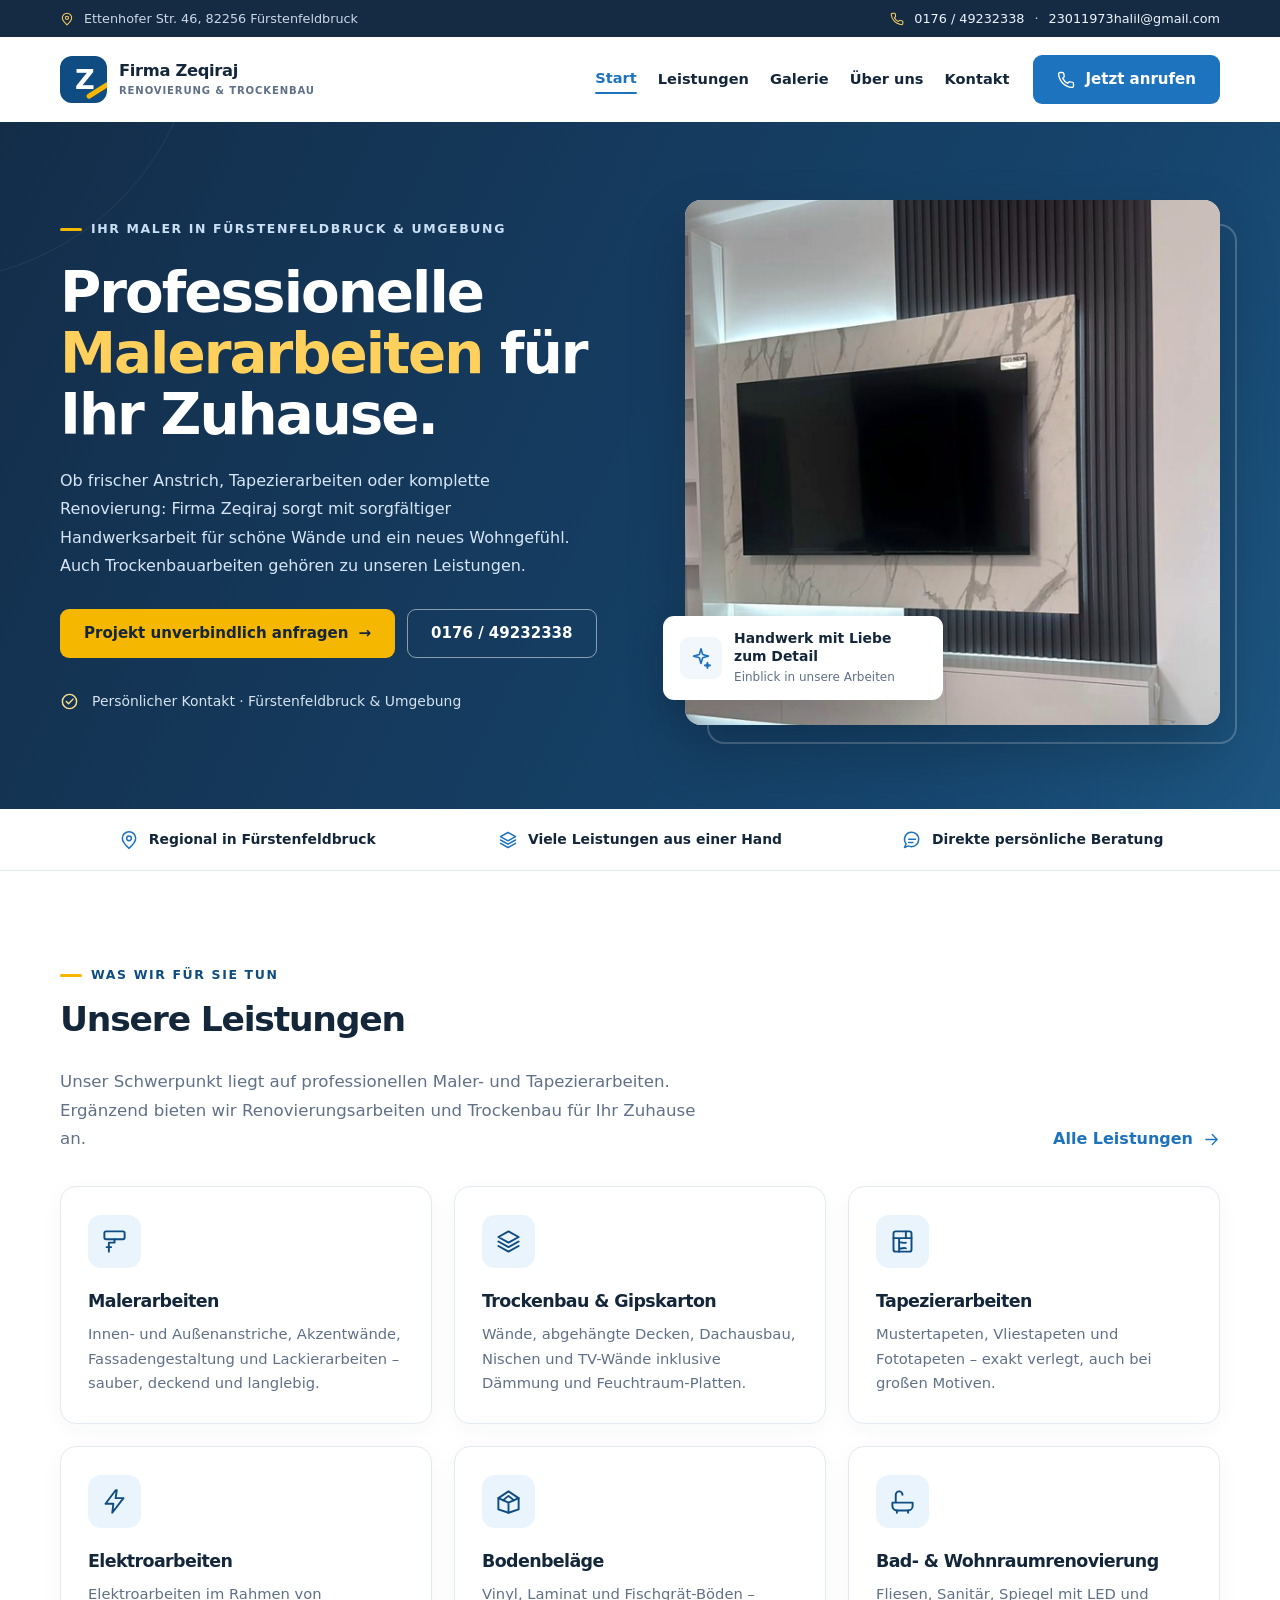
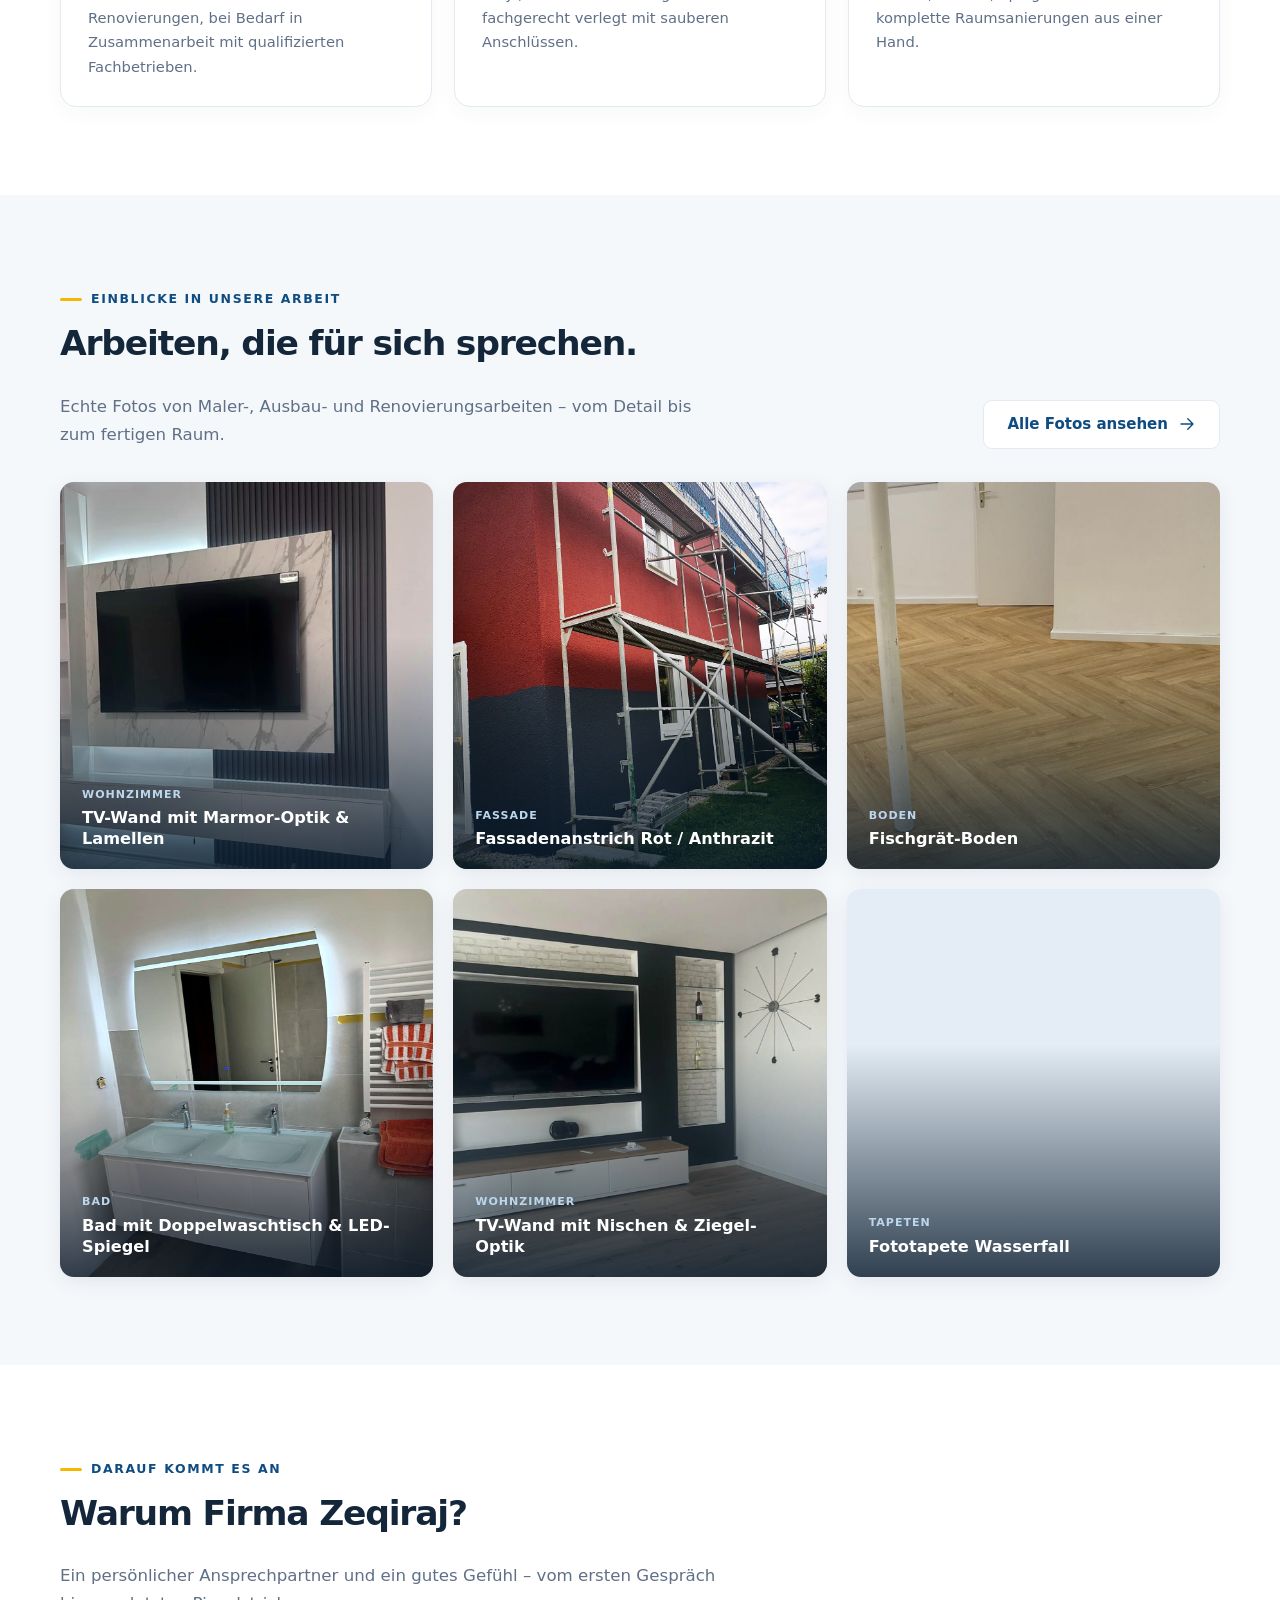
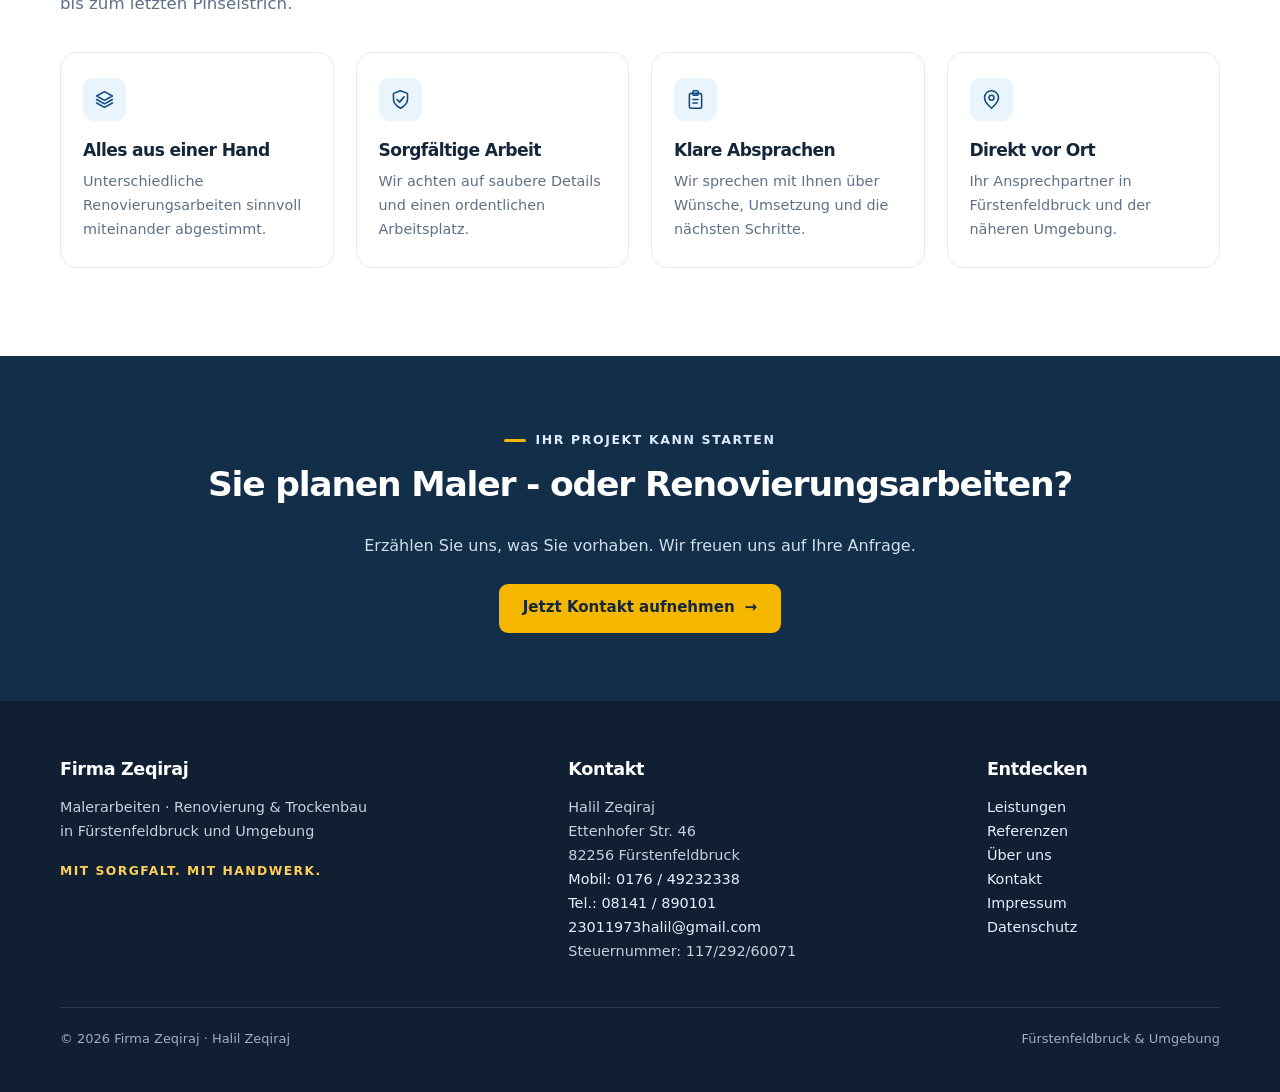
<file: index.html>
<!DOCTYPE html>
<html lang="de">
<head>
<meta charset="utf-8">
<meta name="viewport" content="width=device-width, initial-scale=1">
<title>Malerarbeiten in Fürstenfeldbruck | Firma Zeqiraj</title>
<meta name="description" content="Firma Zeqiraj – Ihr Ansprechpartner für professionelle Malerarbeiten, Tapezierarbeiten, Renovierung und Trockenbau in Fürstenfeldbruck und Umgebung. Jetzt anfragen.">
<meta name="robots" content="index,follow">
<meta name="theme-color" content="#1e73be">
<link rel="canonical" href="https://firma-zeqiraj.de/">
<!-- HIER ÄNDERN bei neuer Domain: canonical + og:url + og:image (siehe MAINTENANCE.md) -->
<meta property="og:type" content="website">
<meta property="og:locale" content="de_DE">
<meta property="og:title" content="Malerarbeiten in Fürstenfeldbruck | Firma Zeqiraj">

<meta property="og:description" content="Professionelle Malerarbeiten, Tapezierarbeiten, Renovierung und Trockenbau in Fürstenfeldbruck und Umgebung.">
<meta property="og:url" content="https://firma-zeqiraj.de/">
<meta property="og:image" content="https://firma-zeqiraj.de/images/tv-wand-marmor.jpg">
<link rel="icon" href="data:image/svg+xml,%3Csvg xmlns='http://www.w3.org/2000/svg' viewBox='0 0 100 100'%3E%3Crect width='100' height='100' rx='20' fill='%231e73be'/%3E%3Ctext x='50' y='66' font-size='52' text-anchor='middle' fill='white' font-family='Arial' font-weight='bold'%3EZ%3C/text%3E%3C/svg%3E">
<link rel="stylesheet" href="style.css">
</head>
<body data-page="home">
<div id="site-header"></div>
<main id="main">
<!-- HIER ÄNDERN: Hauptüberschrift und Einleitung auf der Startseite -->
<section class="hero"><div class="container hero-grid">
  <div class="hero-copy">
    <div class="eyebrow">Ihr Maler in Fürstenfeldbruck &amp; Umgebung</div>
<h1>Professionelle <span class="gold">Malerarbeiten</span> für Ihr Zuhause.</h1>
<p>Ob frischer Anstrich, Tapezierarbeiten oder komplette Renovierung: Firma Zeqiraj sorgt mit sorgfältiger Handwerksarbeit für schöne Wände und ein neues Wohngefühl. Auch Trockenbauarbeiten gehören zu unseren Leistungen.</p>
    <div class="actions">
      <a class="btn accent" href="kontakt.html">Projekt unverbindlich anfragen <span aria-hidden="true">→</span></a>
      <a class="btn ghost" data-site="mobileLink" href="#"></a>
    </div>
    <div class="hero-trust"><span data-icon="check-circle" aria-hidden="true"></span><span>Persönlicher Kontakt · Fürstenfeldbruck &amp; Umgebung</span></div>
  </div>
  <div class="hero-visual">
    <img class="hero-photo" src="images/tv-wand-marmor.jpg" alt="Moderne TV-Wand mit Marmoroptik, dunklen Lamellen und indirekter Beleuchtung" fetchpriority="high" width="1162" height="2069">
    <div class="photo-label"><span class="photo-label-icon" data-icon="sparkles" aria-hidden="true"></span><span><strong>Handwerk mit Liebe zum Detail</strong><small>Einblick in unsere Arbeiten</small></span></div>
  </div>
</div></section>
<div class="trust-band"><div class="container">
<div class="trust-item"><span data-icon="map-pin" aria-hidden="true"></span><span>Regional in Fürstenfeldbruck</span></div>
<div class="trust-item"><span data-icon="layers" aria-hidden="true"></span><span>Viele Leistungen aus einer Hand</span></div>
 <div class="trust-item"><span data-icon="message-circle" aria-hidden="true"></span><span>Direkte persönliche Beratung</span></div>
</div></div>
<section id="leistungen"><div class="container">
  <div class="section-head">
    <div>
      <span class="eyebrow">Was wir für Sie tun</span>
      <h2>Unsere Leistungen</h2>
      <p class="section-sub">Unser Schwerpunkt liegt auf professionellen Maler- und Tapezierarbeiten. Ergänzend bieten wir Renovierungsarbeiten und Trockenbau für Ihr Zuhause an.</p>
    </div>
    <a class="text-link" href="leistungen.html">Alle Leistungen <span data-icon="arrow-right" aria-hidden="true"></span></a>
  </div>
  <div class="grid g3" data-services="6"></div>
</div></section>  
<section class="bg-light" id="referenzen"><div class="container">
  <div class="section-head">
    <div>
      <span class="eyebrow">Einblicke in unsere Arbeit</span>
      <h2>Arbeiten, die für sich sprechen.</h2>
      <p class="section-sub">Echte Fotos von Maler-, Ausbau- und Renovierungsarbeiten – vom Detail bis zum fertigen Raum.</p>
    </div>
    <a class="btn outline" href="galerie.html">Alle Fotos ansehen <span data-icon="arrow-right" aria-hidden="true"></span></a>
  </div>
  <div id="gallery" class="gallery" data-limit="6"></div>
</div></section>
<section><div class="container">
  <div class="section-head"><div><span class="eyebrow">Darauf kommt es an</span><h2>Warum Firma Zeqiraj?</h2><p class="section-sub">Ein persönlicher Ansprechpartner und ein gutes Gefühl – vom ersten Gespräch bis zum letzten Pinselstrich.</p></div></div>
  <div class="grid g4">
    <div class="usp"><div class="dot" data-icon="layers" aria-hidden="true"></div><h3>Alles aus einer Hand</h3><p>Unterschiedliche Renovierungsarbeiten sinnvoll miteinander abgestimmt.</p></div>
    <div class="usp"><div class="dot" data-icon="shield-check" aria-hidden="true"></div><h3>Sorgfältige Arbeit</h3><p>Wir achten auf saubere Details und einen ordentlichen Arbeitsplatz.</p></div>
    <div class="usp"><div class="dot" data-icon="clipboard" aria-hidden="true"></div><h3>Klare Absprachen</h3><p>Wir sprechen mit Ihnen über Wünsche, Umsetzung und die nächsten Schritte.</p></div>
    <div class="usp"><div class="dot" data-icon="map-pin" aria-hidden="true"></div><h3>Direkt vor Ort</h3><p>Ihr Ansprechpartner in Fürstenfeldbruck und der näheren Umgebung.</p></div>
  </div>
</div></section>
<section class="cta"><div class="container"><span class="eyebrow" style="color:#dcecff">Ihr Projekt kann starten</span><h2>Sie planen Maler - oder Renovierungsarbeiten?</h2><p>Erzählen Sie uns, was Sie vorhaben. Wir freuen uns auf Ihre Anfrage.</p><a class="btn accent" href="kontakt.html">Jetzt Kontakt aufnehmen <span aria-hidden="true">→</span></a></div></section>
</main>
<div id="site-footer"></div>
<script src="config.js"></script>
<script src="main.js"></script>
</body>
</html>
</file>
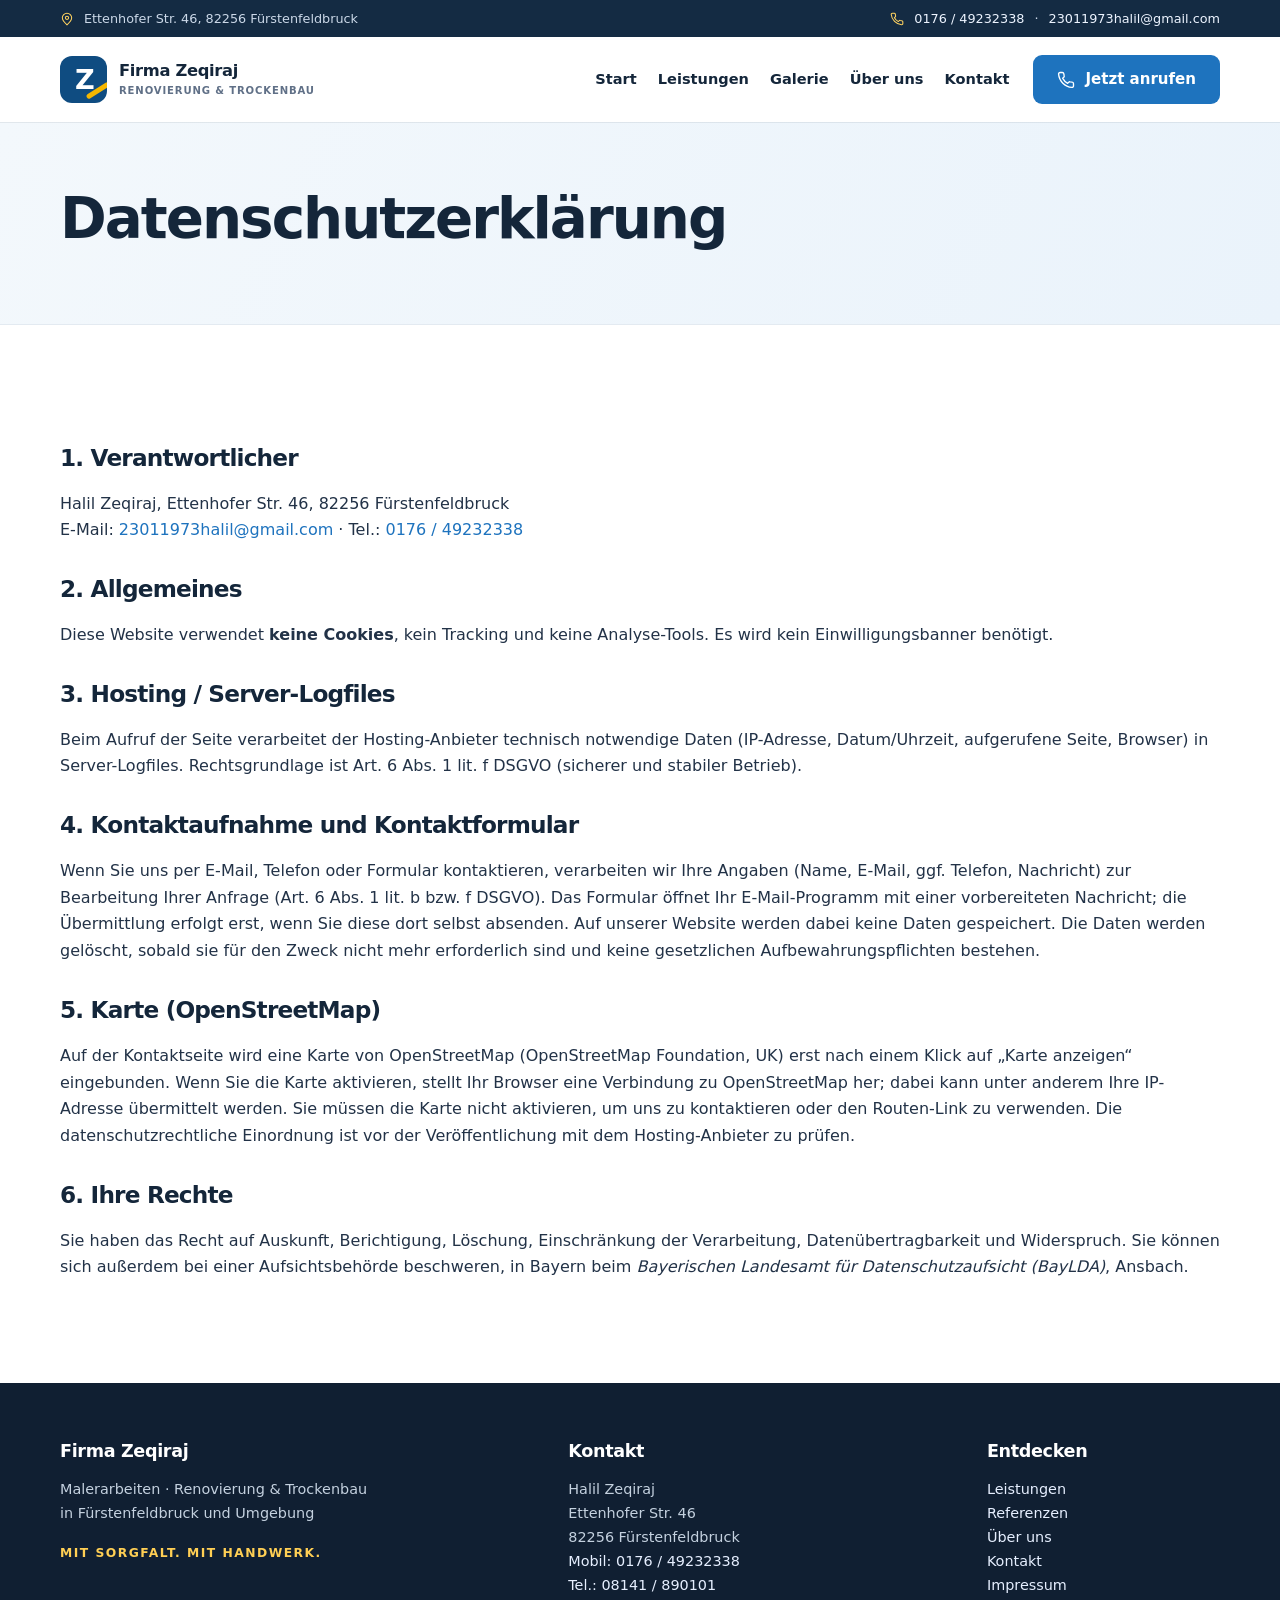
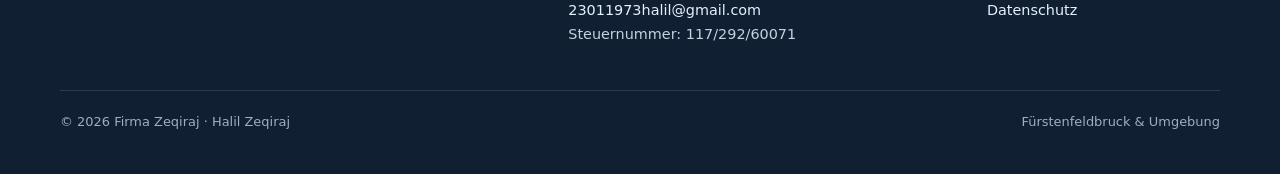
<file: datenschutz.html>
<!DOCTYPE html>
<html lang="de">
<head>
<meta charset="utf-8">
<meta name="viewport" content="width=device-width, initial-scale=1">
<title>Datenschutzerklärung | Firma Zeqiraj</title>
<meta name="description" content="Datenschutzerklärung von Firma Zeqiraj.">
<meta name="robots" content="noindex,follow">
<meta name="theme-color" content="#1e73be">
<link rel="canonical" href="https://firma-zeqiraj.de/datenschutz.html">
<!-- HIER ÄNDERN bei neuer Domain: canonical + og:url + og:image (siehe MAINTENANCE.md) -->
<meta property="og:type" content="website">
<meta property="og:locale" content="de_DE">
<meta property="og:title" content="Datenschutzerklärung | Firma Zeqiraj">
<meta property="og:description" content="Datenschutzerklärung von Firma Zeqiraj.">
<meta property="og:url" content="https://firma-zeqiraj.de/datenschutz.html">
<meta property="og:image" content="https://firma-zeqiraj.de/images/tv-wand-marmor.jpg">
<link rel="icon" href="data:image/svg+xml,%3Csvg xmlns='http://www.w3.org/2000/svg' viewBox='0 0 100 100'%3E%3Crect width='100' height='100' rx='20' fill='%231e73be'/%3E%3Ctext x='50' y='66' font-size='52' text-anchor='middle' fill='white' font-family='Arial' font-weight='bold'%3EZ%3C/text%3E%3C/svg%3E">
<link rel="stylesheet" href="style.css">
</head>
<body data-page="datenschutz">
<div id="site-header"></div>
<main id="main">
<section class="page-hero"><div class="container"><h1>Datenschutzerklärung</h1></div></section>
<section><div class="container legal-text">
<h2>1. Verantwortlicher</h2>
<p><span data-site="owner"></span>, <span data-site="street"></span>, <span data-site="zip"></span> <span data-site="city"></span><br>E-Mail: <a data-site="emailLink" href="#"></a> · Tel.: <a data-site="mobileLink" href="#"></a></p>
<h2>2. Allgemeines</h2>
<p>Diese Website verwendet <strong>keine Cookies</strong>, kein Tracking und keine Analyse-Tools. Es wird kein Einwilligungsbanner benötigt.</p>
<h2>3. Hosting / Server-Logfiles</h2>
<p>Beim Aufruf der Seite verarbeitet der Hosting-Anbieter technisch notwendige Daten (IP-Adresse, Datum/Uhrzeit, aufgerufene Seite, Browser) in Server-Logfiles. Rechtsgrundlage ist Art. 6 Abs. 1 lit. f DSGVO (sicherer und stabiler Betrieb).</p>
<h2>4. Kontaktaufnahme und Kontaktformular</h2>
<p>Wenn Sie uns per E-Mail, Telefon oder Formular kontaktieren, verarbeiten wir Ihre Angaben (Name, E-Mail, ggf. Telefon, Nachricht) zur Bearbeitung Ihrer Anfrage (Art. 6 Abs. 1 lit. b bzw. f DSGVO). Das Formular öffnet Ihr E-Mail-Programm mit einer vorbereiteten Nachricht; die Übermittlung erfolgt erst, wenn Sie diese dort selbst absenden. Auf unserer Website werden dabei keine Daten gespeichert. Die Daten werden gelöscht, sobald sie für den Zweck nicht mehr erforderlich sind und keine gesetzlichen Aufbewahrungspflichten bestehen.</p>
<h2>5. Karte (OpenStreetMap)</h2>
<p>Auf der Kontaktseite wird eine Karte von OpenStreetMap (OpenStreetMap Foundation, UK) erst nach einem Klick auf „Karte anzeigen“ eingebunden. Wenn Sie die Karte aktivieren, stellt Ihr Browser eine Verbindung zu OpenStreetMap her; dabei kann unter anderem Ihre IP-Adresse übermittelt werden. Sie müssen die Karte nicht aktivieren, um uns zu kontaktieren oder den Routen-Link zu verwenden. Die datenschutzrechtliche Einordnung ist vor der Veröffentlichung mit dem Hosting-Anbieter zu prüfen.</p>
<h2>6. Ihre Rechte</h2>
<p>Sie haben das Recht auf Auskunft, Berichtigung, Löschung, Einschränkung der Verarbeitung, Datenübertragbarkeit und Widerspruch. Sie können sich außerdem bei einer Aufsichtsbehörde beschweren, in Bayern beim <em>Bayerischen Landesamt für Datenschutzaufsicht (BayLDA)</em>, Ansbach.</p>
</div></section>
</main>
<div id="site-footer"></div>
<script src="config.js"></script>
<script src="main.js"></script>
</body>
</html>
</file>
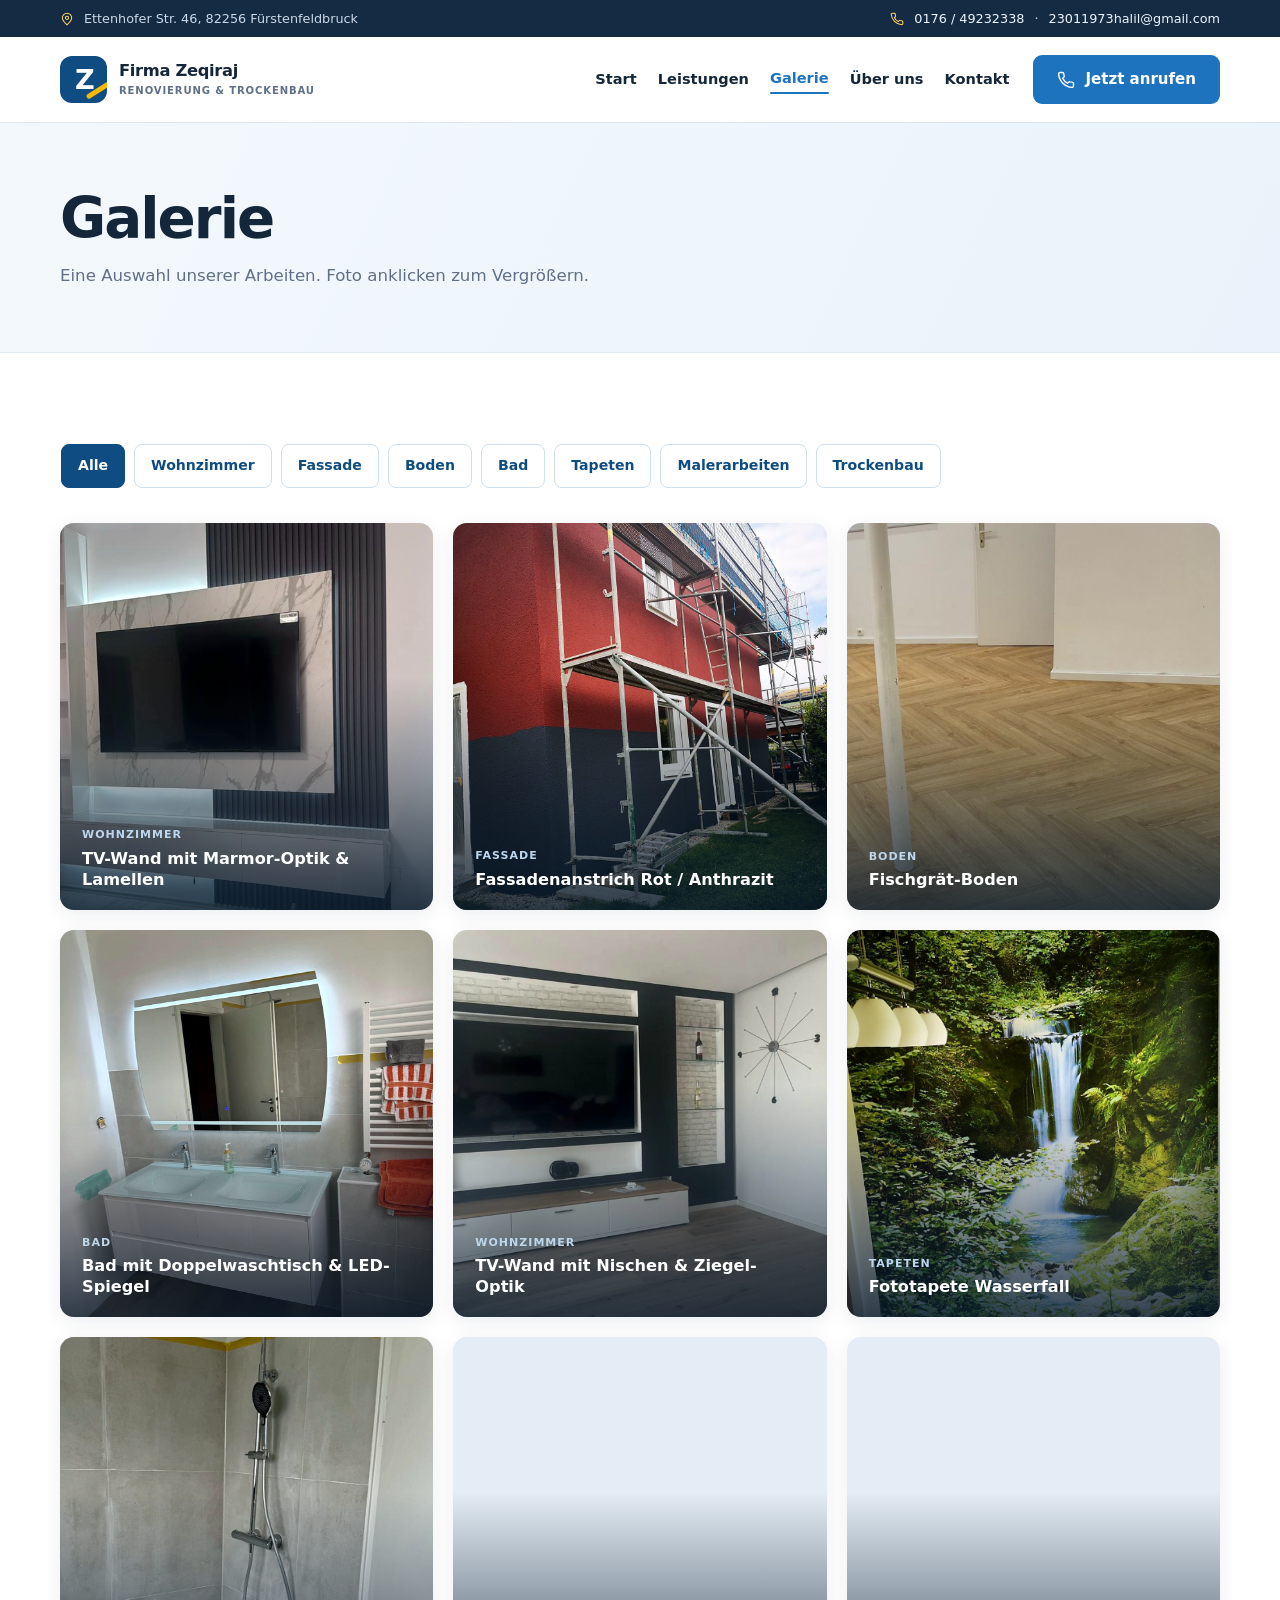
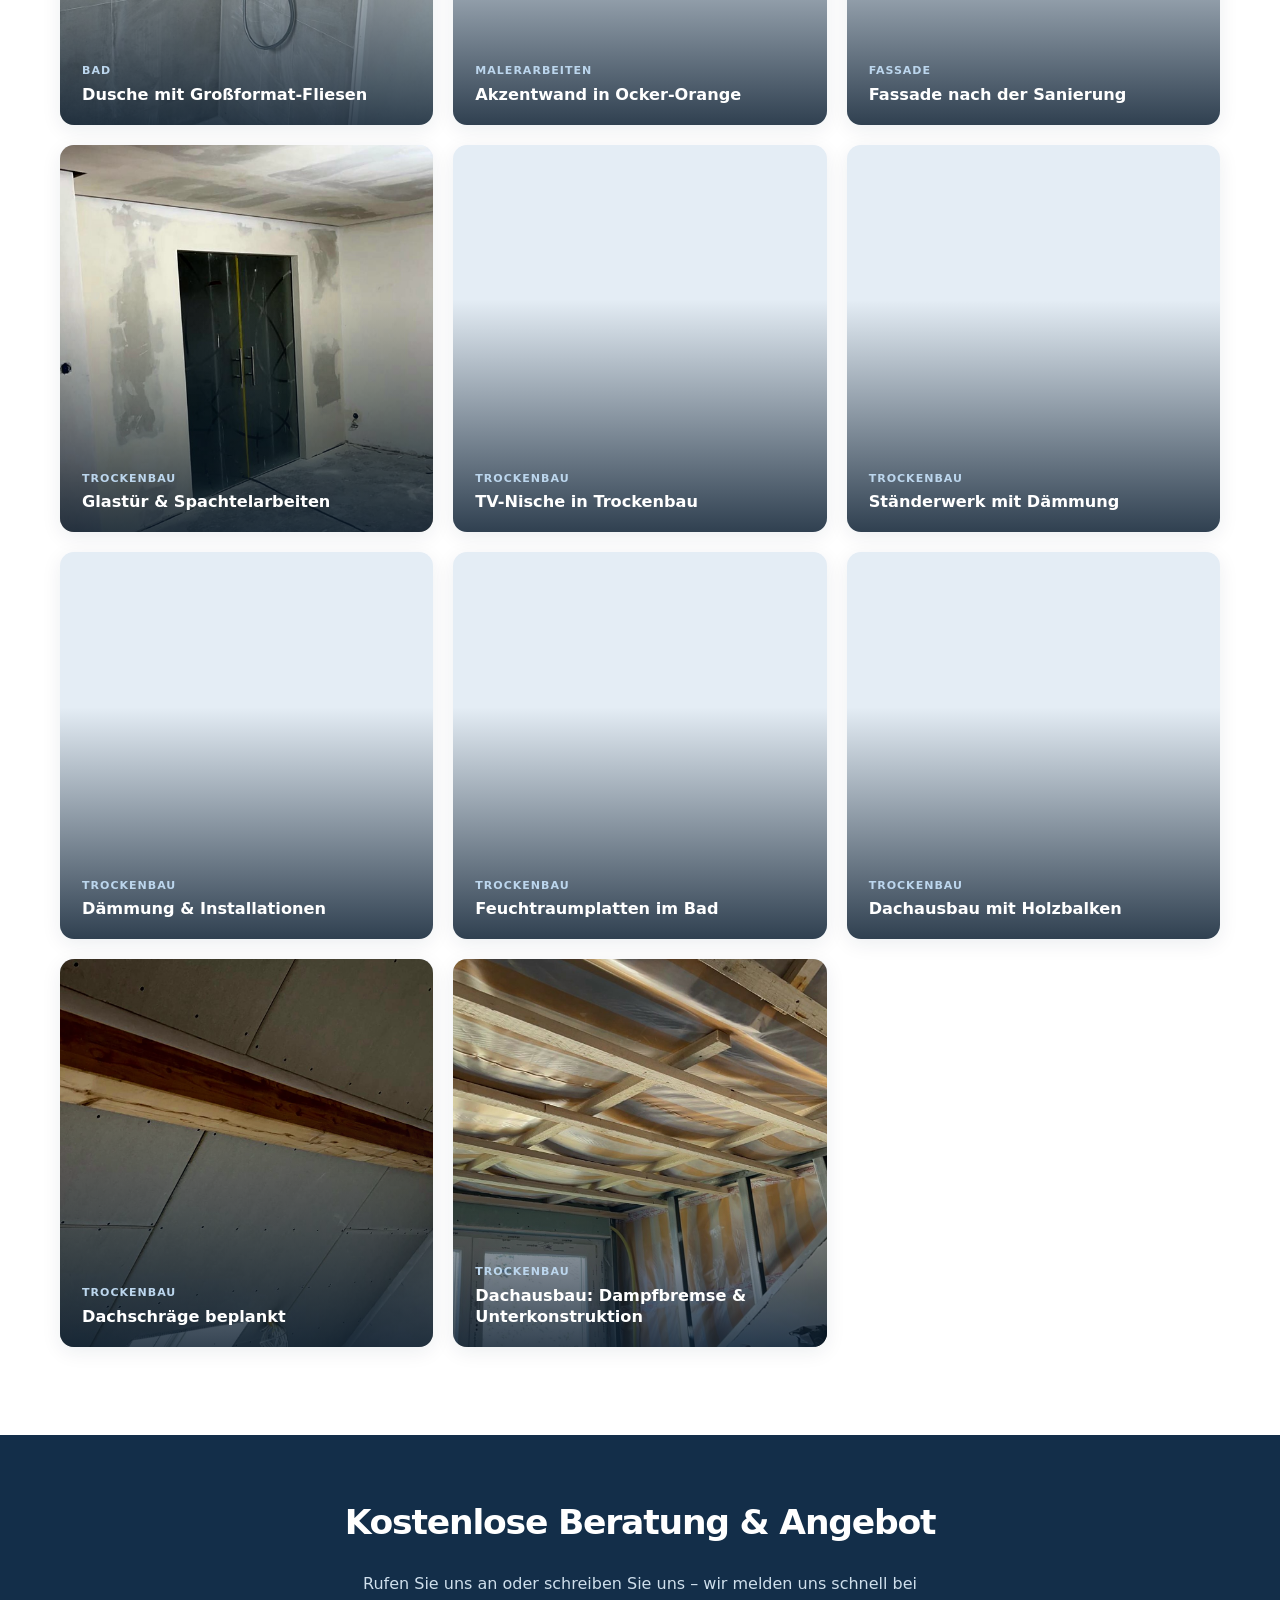
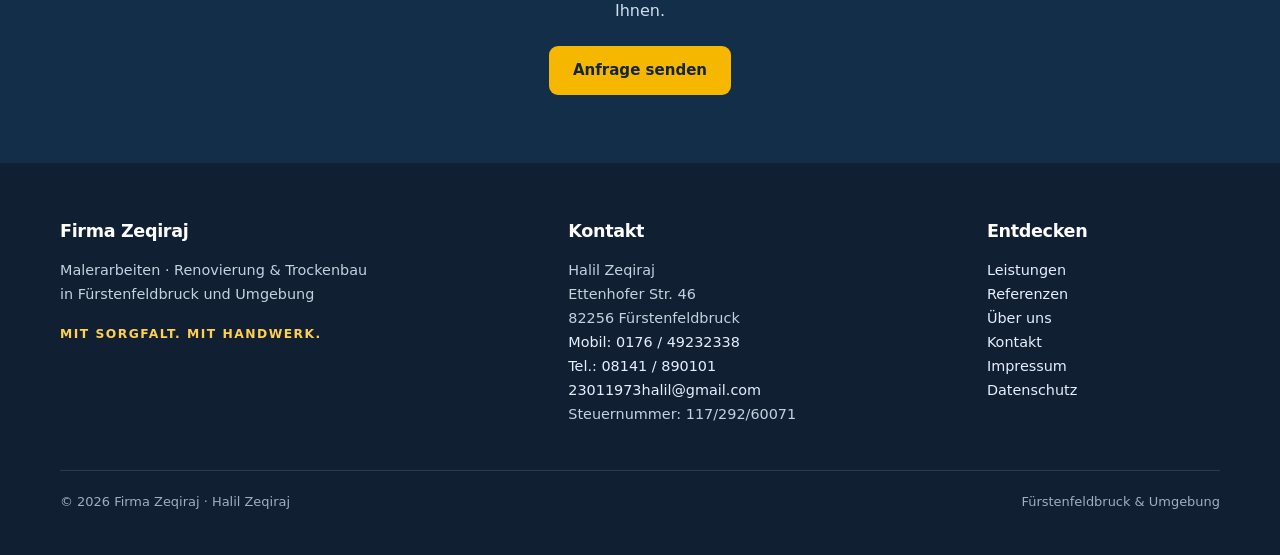
<file: galerie.html>
<!DOCTYPE html>
<html lang="de">
<head>
<meta charset="utf-8">
<meta name="viewport" content="width=device-width, initial-scale=1">
<title>Galerie – Referenzen &amp; Projekte | Firma Zeqiraj</title>
<meta name="description" content="Fotos unserer Projekte: Malerarbeiten, Trockenbau, Fototapeten, Bodenbeläge, Bäder und Fassaden.">
<meta name="robots" content="index,follow">
<meta name="theme-color" content="#1e73be">
<link rel="canonical" href="https://buildingservicezeqiraj.de/galerie.html">
<!-- HIER ÄNDERN bei neuer Domain: canonical + og:url + og:image (siehe MAINTENANCE.md) -->
<meta property="og:type" content="website">
<meta property="og:locale" content="de_DE">
<meta property="og:title" content="Galerie – Referenzen &amp; Projekte | Firma Zeqiraj">
<meta property="og:description" content="Fotos unserer Projekte: Malerarbeiten, Trockenbau, Fototapeten, Bodenbeläge, Bäder und Fassaden.">
<meta property="og:url" content="https://buildingservicezeqiraj.de/galerie.html">
<meta property="og:image" content="https://buildingservicezeqiraj.de/images/tv-wand-marmor.jpg">
<link rel="icon" href="data:image/svg+xml,%3Csvg xmlns='http://www.w3.org/2000/svg' viewBox='0 0 100 100'%3E%3Crect width='100' height='100' rx='20' fill='%231e73be'/%3E%3Ctext x='50' y='66' font-size='52' text-anchor='middle' fill='white' font-family='Arial' font-weight='bold'%3EZ%3C/text%3E%3C/svg%3E">
<link rel="stylesheet" href="style.css">
</head>
<body data-page="galerie">
<div id="site-header"></div>
<main id="main">
<section class="page-hero"><div class="container"><h1>Galerie</h1>
<p class="section-sub" style="margin:10px 0 0">Eine Auswahl unserer Arbeiten. Foto anklicken zum Vergrößern.</p></div></section>
<section><div class="container"><div id="filters" class="filters"></div><div id="gallery" class="gallery"></div></div></section>
<section class="cta"><div class="container">
<h2>Kostenlose Beratung &amp; Angebot</h2>
<p style="margin-bottom:22px">Rufen Sie uns an oder schreiben Sie uns – wir melden uns schnell bei Ihnen.</p>
<a class="btn accent" href="kontakt.html">Anfrage senden</a>
</div></section>
</main>
<div id="site-footer"></div>
<script src="config.js"></script>
<script src="main.js"></script>
</body>
</html>
</file>
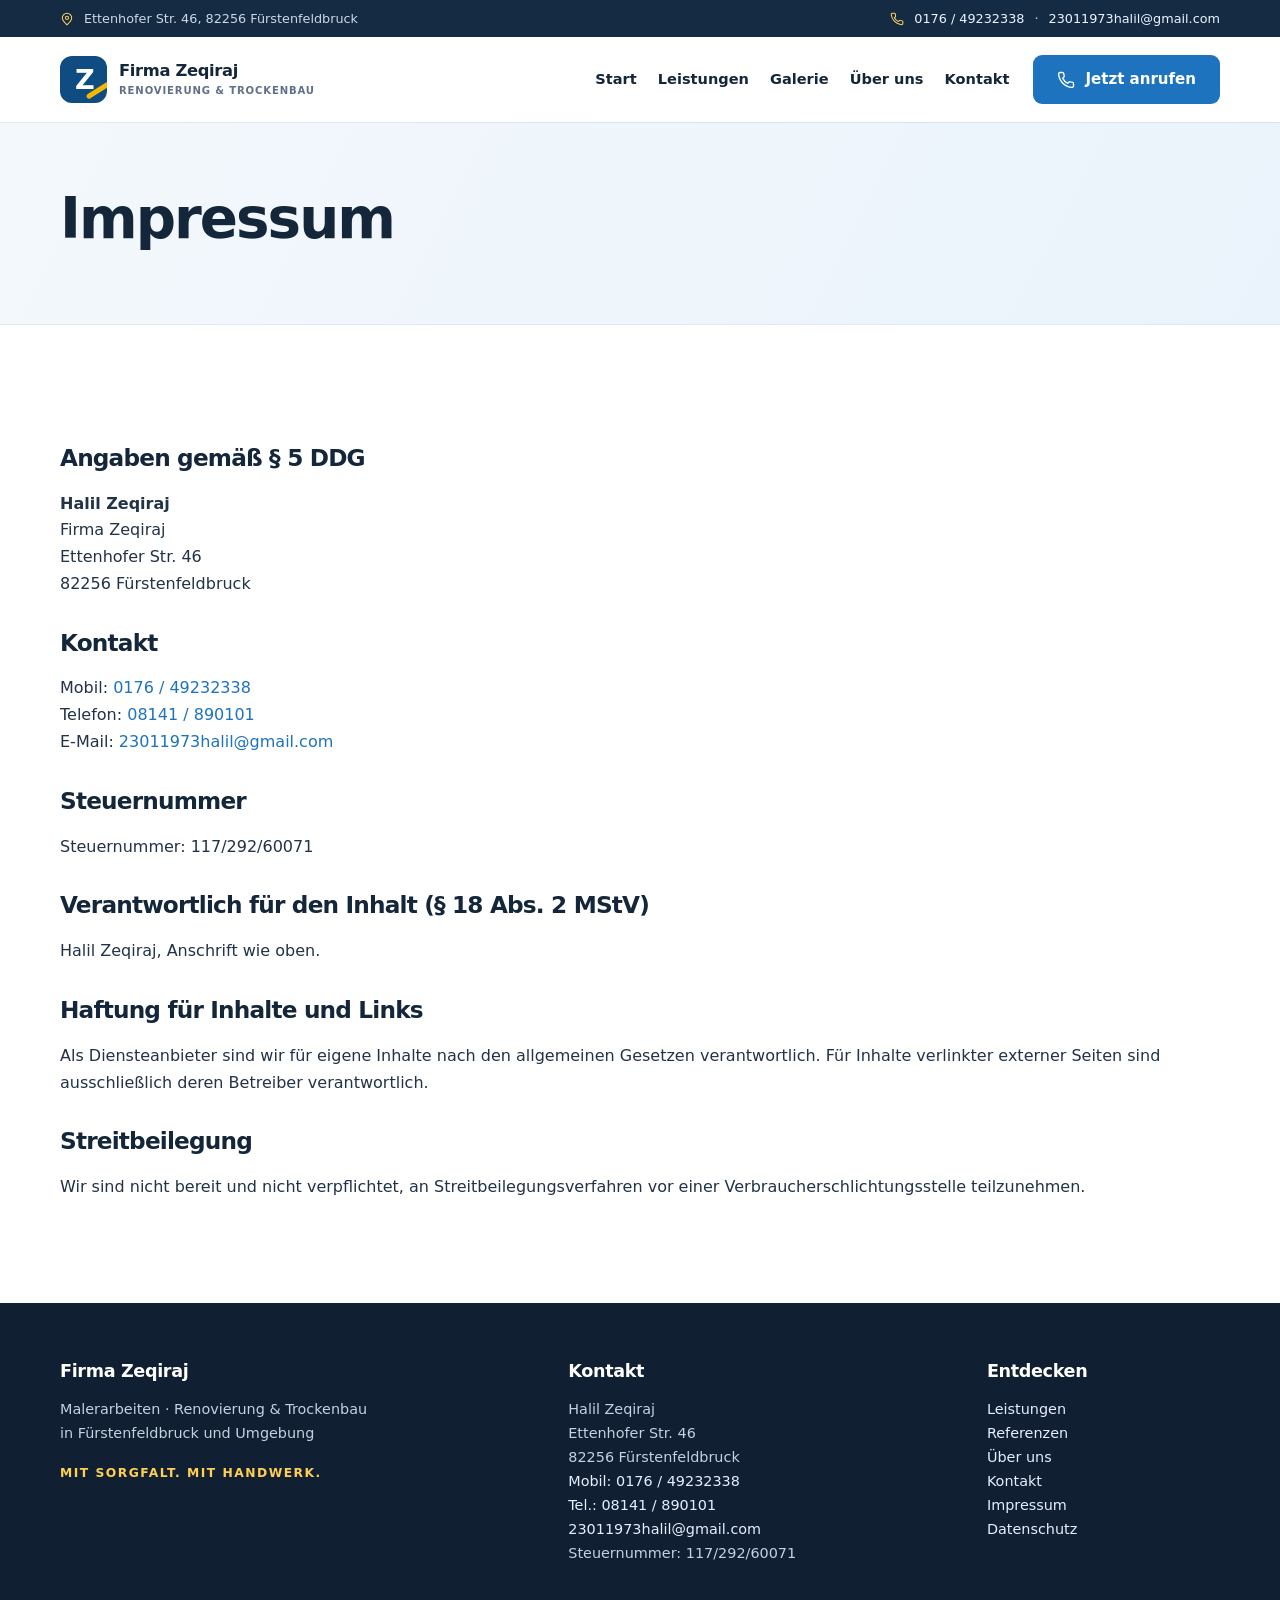
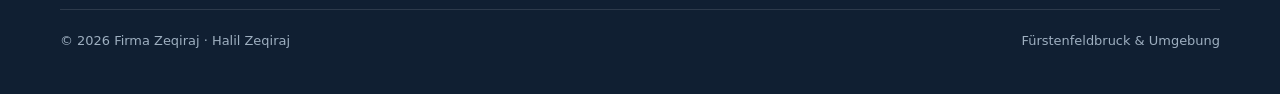
<file: impressum.html>
<!DOCTYPE html>
<html lang="de">
<head>
<meta charset="utf-8">
<meta name="viewport" content="width=device-width, initial-scale=1">
<title>Impressum | Firma Zeqiraj</title>
<meta name="description" content="Impressum von Firma Zeqiraj, Halil Zeqiraj, Fürstenfeldbruck.">
<meta name="robots" content="noindex,follow">
<meta name="theme-color" content="#1e73be">
<link rel="canonical" href="https://firma-zeqiraj.de/impressum.html">
<!-- HIER ÄNDERN bei neuer Domain: canonical + og:url + og:image (siehe MAINTENANCE.md) -->
<meta property="og:type" content="website">
<meta property="og:locale" content="de_DE">
<meta property="og:title" content="Impressum | Firma Zeqiraj">
<meta property="og:description" content="Impressum von Firma Zeqiraj, Halil Zeqiraj, Fürstenfeldbruck.">
<meta property="og:url" content="https://firma-zeqiraj.de/impressum.html">
<meta property="og:image" content="https://firma-zeqiraj.de/images/tv-wand-marmor.jpg">
<link rel="icon" href="data:image/svg+xml,%3Csvg xmlns='http://www.w3.org/2000/svg' viewBox='0 0 100 100'%3E%3Crect width='100' height='100' rx='20' fill='%231e73be'/%3E%3Ctext x='50' y='66' font-size='52' text-anchor='middle' fill='white' font-family='Arial' font-weight='bold'%3EZ%3C/text%3E%3C/svg%3E">
<link rel="stylesheet" href="style.css">
</head>
<body data-page="impressum">
<div id="site-header"></div>
<main id="main">
<section class="page-hero"><div class="container"><h1>Impressum</h1></div></section>
<section><div class="container legal-text">
<h2>Angaben gemäß § 5 DDG</h2>
<p><strong data-site="owner"></strong><br><span data-site="name"></span><br><span data-site="street"></span><br><span data-site="zip"></span> <span data-site="city"></span></p>
<h2>Kontakt</h2>
<p>Mobil: <a data-site="mobileLink" href="#"></a><br>Telefon: <a data-site="phoneLink" href="#"></a><br>E-Mail: <a data-site="emailLink" href="#"></a></p>
<h2>Steuernummer</h2>
<p>Steuernummer: <span data-site="taxNumber"></span></p>
<h2>Verantwortlich für den Inhalt (§ 18 Abs. 2 MStV)</h2>
<p>Halil Zeqiraj, Anschrift wie oben.</p>
<h2>Haftung für Inhalte und Links</h2>
<p>Als Diensteanbieter sind wir für eigene Inhalte nach den allgemeinen Gesetzen verantwortlich. Für Inhalte verlinkter externer Seiten sind ausschließlich deren Betreiber verantwortlich.</p>
<h2>Streitbeilegung</h2>
<p>Wir sind nicht bereit und nicht verpflichtet, an Streitbeilegungsverfahren vor einer Verbraucherschlichtungsstelle teilzunehmen.</p>
</div></section>
</main>
<div id="site-footer"></div>
<script src="config.js"></script>
<script src="main.js"></script>
</body>
</html>
</file>
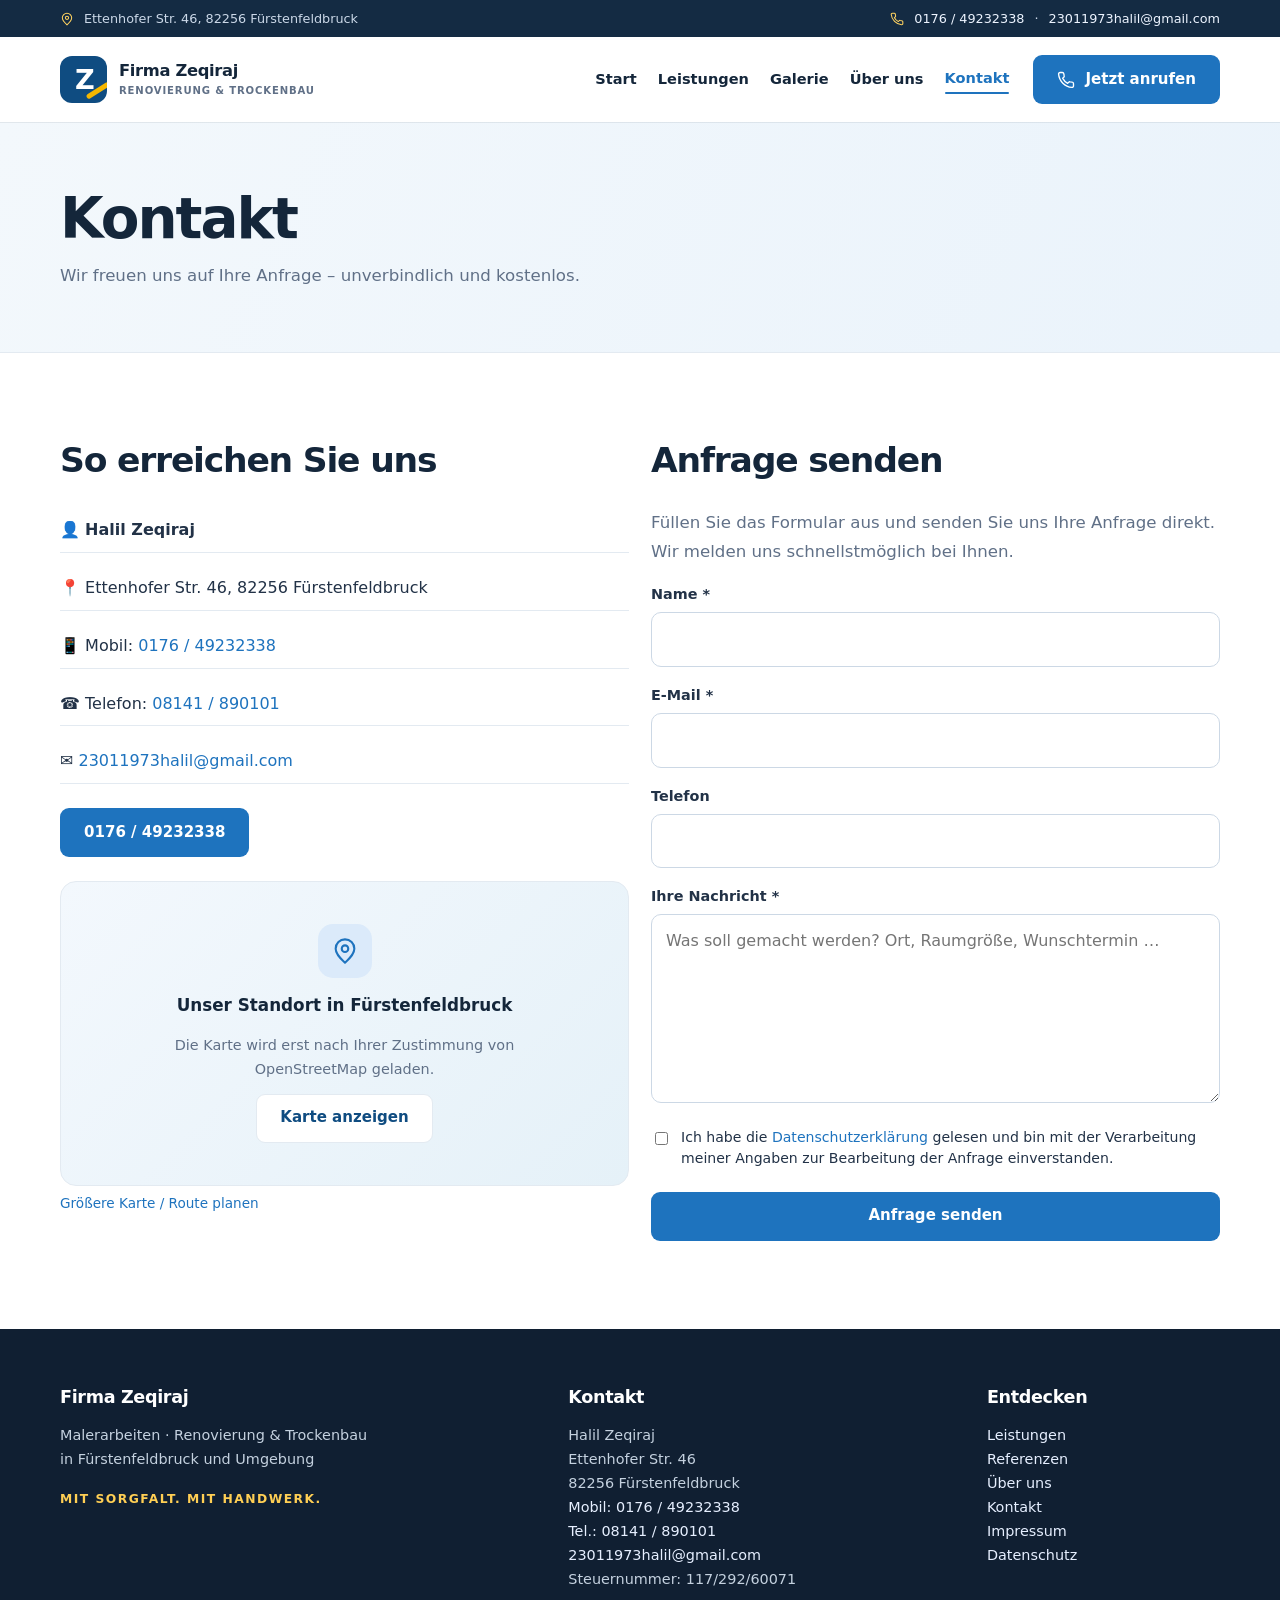
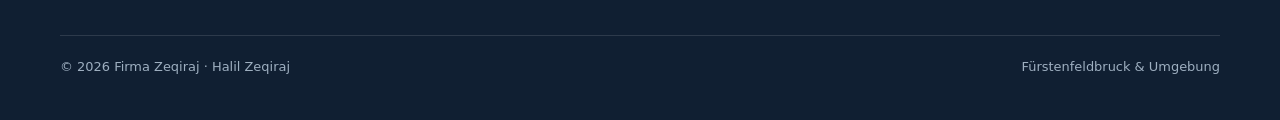
<file: kontakt.html>
<!DOCTYPE html>
<html lang="de">
<head>
<meta charset="utf-8">
<meta name="viewport" content="width=device-width, initial-scale=1">
<title>Kontakt – Angebot anfragen | Firma Zeqiraj</title>
<meta name="description" content="Kontakt zu Firma Zeqiraj in Fürstenfeldbruck: Telefon, E-Mail, Adresse und Kontaktformular.">
<meta name="robots" content="index,follow">
<meta name="theme-color" content="#1e73be">
<link rel="canonical" href="https://firma-zeqiraj.de/kontakt.html">
<!-- HIER ÄNDERN bei neuer Domain: canonical + og:url + og:image (siehe MAINTENANCE.md) -->
<meta property="og:type" content="website">
<meta property="og:locale" content="de_DE">
<meta property="og:title" content="Kontakt – Angebot anfragen | Firma Zeqiraj">
<meta property="og:description" content="Kontakt zu Firma Zeqiraj in Fürstenfeldbruck: Telefon, E-Mail, Adresse und Kontaktformular.">
<meta property="og:url" content="https://firma-zeqiraj.de/kontakt.html">
<meta property="og:image" content="https://firma-zeqiraj.de/images/tv-wand-marmor.jpg">
<link rel="icon" href="data:image/svg+xml,%3Csvg xmlns='http://www.w3.org/2000/svg' viewBox='0 0 100 100'%3E%3Crect width='100' height='100' rx='20' fill='%231e73be'/%3E%3Ctext x='50' y='66' font-size='52' text-anchor='middle' fill='white' font-family='Arial' font-weight='bold'%3EZ%3C/text%3E%3C/svg%3E">
<link rel="stylesheet" href="style.css">
</head>
<body data-page="kontakt">
<div id="site-header"></div>
<main id="main">
<section class="page-hero"><div class="container"><h1>Kontakt</h1>
<p class="section-sub" style="margin:10px 0 0">Wir freuen uns auf Ihre Anfrage – unverbindlich und kostenlos.</p></div></section>
<section><div class="container"><div class="grid g2">
<div>
<h2>So erreichen Sie uns</h2>
<ul class="contact-list">
<li>👤 <strong data-site="owner"></strong></li>
<li>📍 <span data-site="address"></span></li>
<li>📱 Mobil: <a data-site="mobileLink" href="#"></a></li>
<li>☎️ Telefon: <a data-site="phoneLink" href="#"></a></li>
<li>✉️ <a data-site="emailLink" href="#"></a></li>
</ul>
<p style="margin:18px 0 8px"><a class="btn" data-site="mobileLink" href="#"></a></p>
<!-- Datenschutz: Karte erst nach Klick laden, damit vorab keine IP an OSM geht. -->
<div class="map-consent" id="map-consent"><span class="map-consent-icon" data-icon="map-pin" aria-hidden="true"></span>
<strong>Unser Standort in Fürstenfeldbruck</strong><p>Die Karte wird erst nach Ihrer Zustimmung von OpenStreetMap geladen.</p>
<button class="btn outline" type="button" id="load-map">Karte anzeigen</button></div>
<p style="font-size:.85rem;margin-top:6px"><a target="_blank" rel="noopener" href="https://www.openstreetmap.org/search?query=Ettenhofer%20Str.%2046%2C%2082256%20F%C3%BCrstenfeldbruck">Größere Karte / Route planen</a></p>
</div>
<div>
<h2>Anfrage senden</h2>
<p class="section-sub" style="margin-bottom:16px">Füllen Sie das Formular aus und senden Sie uns Ihre Anfrage direkt. Wir melden uns schnellstmöglich bei Ihnen.</p>
<form id="contact-form" name="kontakt" method="POST" action="https://formspree.io/f/xbggbzdg">
<div><label for="name">Name *</label><input id="name" name="name" required autocomplete="name"></div>
<div><label for="email">E-Mail *</label><input id="email" name="email" type="email" required autocomplete="email"></div>
<div><label for="tel">Telefon</label><input id="tel" name="telefon" type="tel" autocomplete="tel"></div>
<div><label for="msg">Ihre Nachricht *</label><textarea id="msg" name="nachricht" rows="6" required placeholder="Was soll gemacht werden? Ort, Raumgröße, Wunschtermin …"></textarea></div>
<label class="check"><input type="checkbox" name="datenschutz" value="accepted" required> <span>Ich habe die <a href="datenschutz.html">Datenschutzerklärung</a> gelesen und bin mit der Verarbeitung meiner Angaben zur Bearbeitung der Anfrage einverstanden.</span></label>
<button class="btn" type="submit">Anfrage senden</button>
<p id="form-note" role="status" style="display:none;font-size:.92rem"></p>
</form>
</div></div></div></section>
</main>
<div id="site-footer"></div>
<script src="config.js"></script>
<script src="main.js"></script>
</body>
</html>
</file>
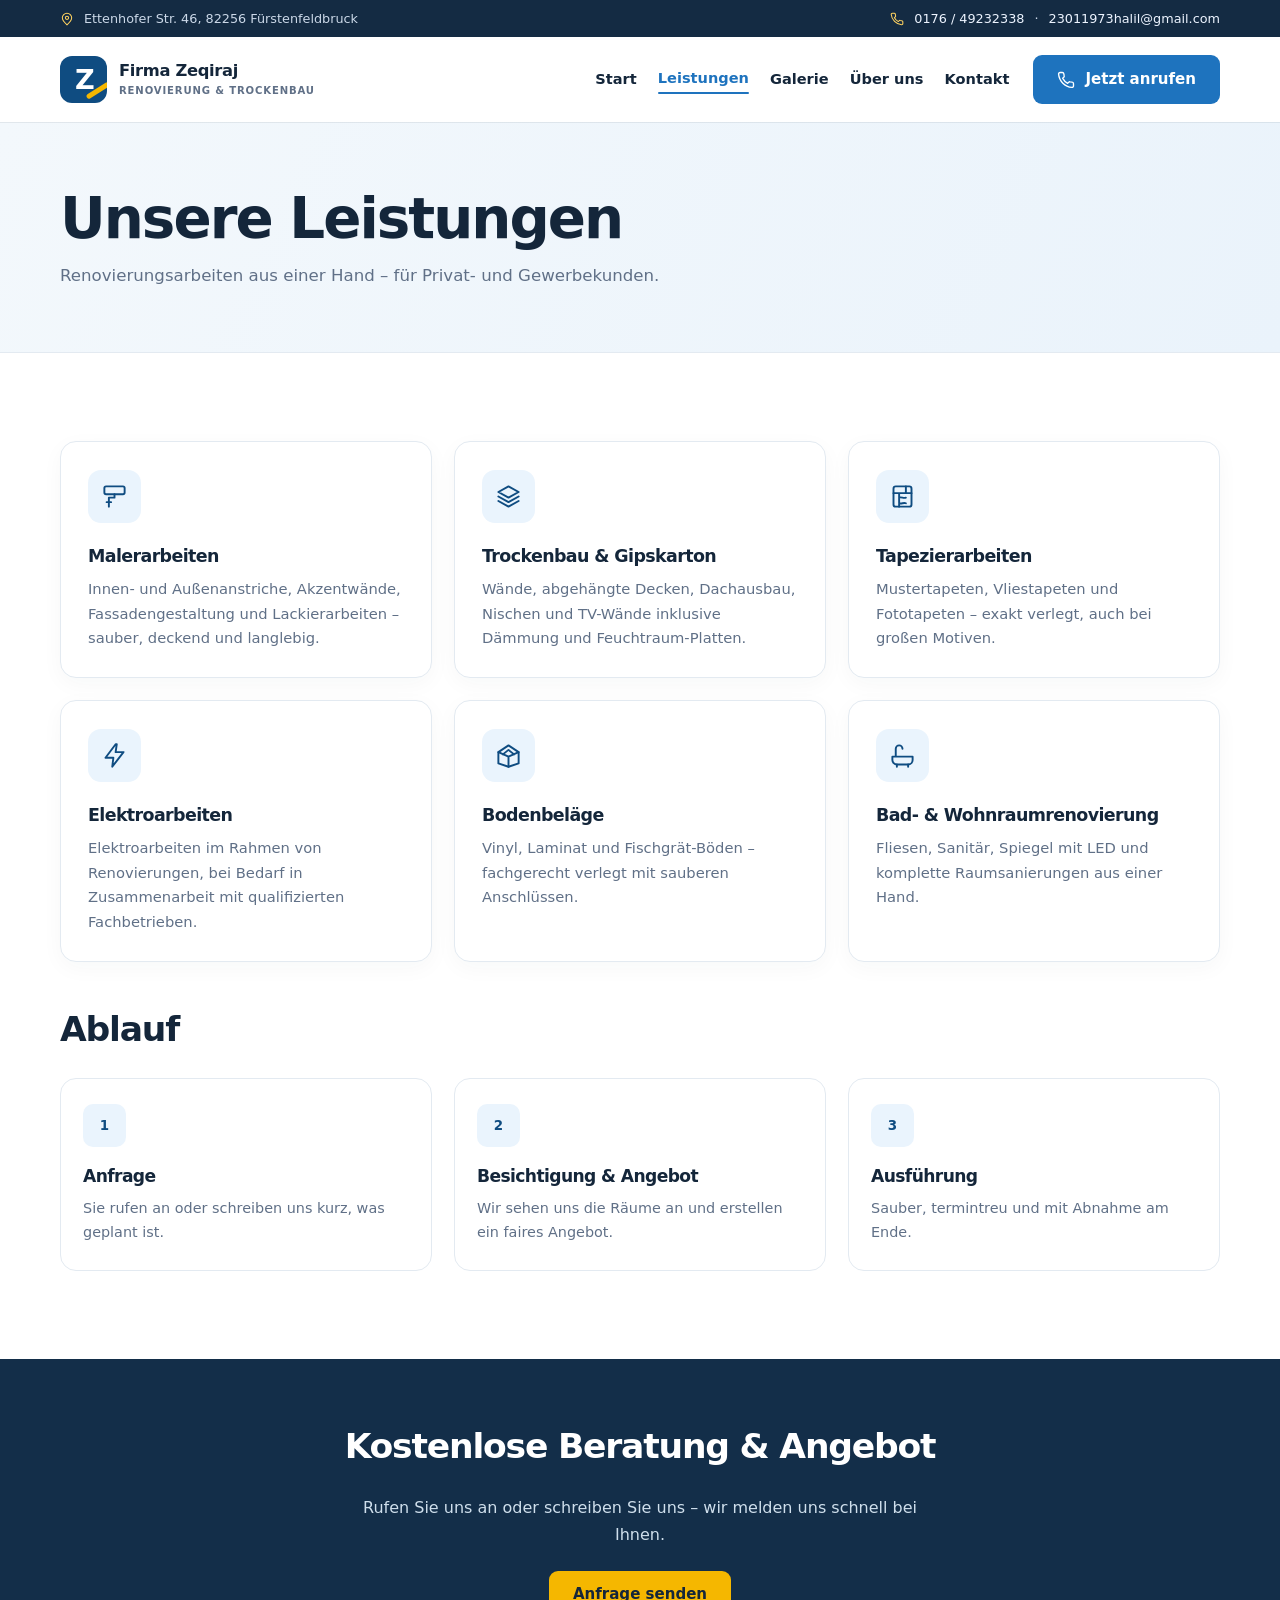
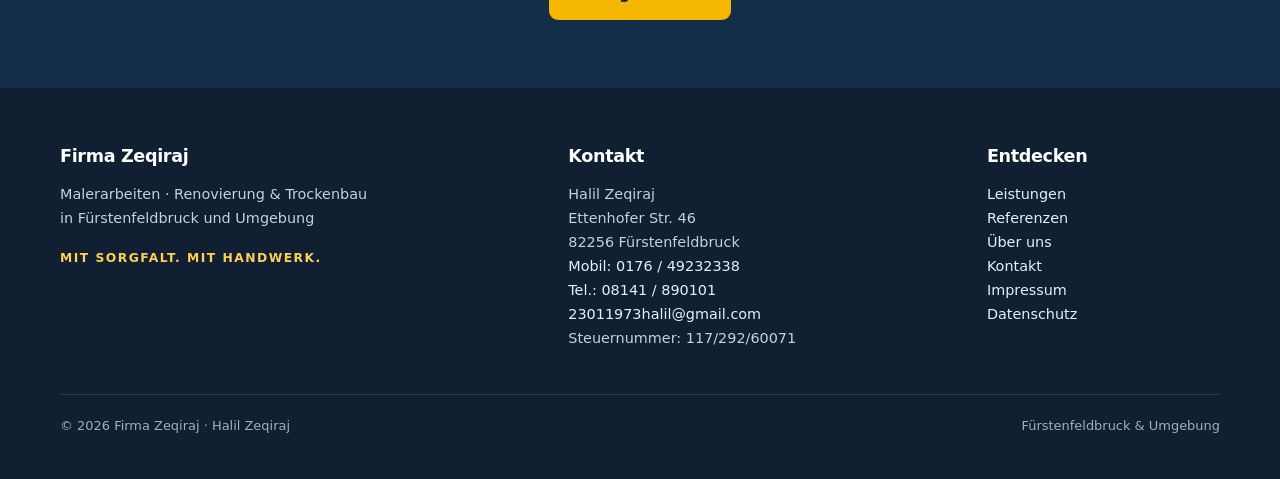
<file: leistungen.html>
<!DOCTYPE html>
<html lang="de">
<head>
<meta charset="utf-8">
<meta name="viewport" content="width=device-width, initial-scale=1">
<title>Leistungen – Renovierung &amp; Trockenbau | Firma Zeqiraj</title>
<meta name="description" content="Malerarbeiten, Trockenbau, Tapezierarbeiten, Elektroarbeiten, Bodenbeläge und Badrenovierung in Fürstenfeldbruck und Umgebung.">
<meta name="robots" content="index,follow">
<meta name="theme-color" content="#1e73be">
<link rel="canonical" href="https://buildingservicezeqiraj.de/leistungen.html">
<!-- HIER ÄNDERN bei neuer Domain: canonical + og:url + og:image (siehe MAINTENANCE.md) -->
<meta property="og:type" content="website">
<meta property="og:locale" content="de_DE">
<meta property="og:title" content="Leistungen – Renovierung &amp; Trockenbau | Firma Zeqiraj">
<meta property="og:description" content="Malerarbeiten, Trockenbau, Tapezierarbeiten, Elektroarbeiten, Bodenbeläge und Badrenovierung in Fürstenfeldbruck und Umgebung.">
<meta property="og:url" content="https://buildingservicezeqiraj.de/leistungen.html">
<meta property="og:image" content="https://buildingservicezeqiraj.de/images/tv-wand-marmor.jpg">
<link rel="icon" href="data:image/svg+xml,%3Csvg xmlns='http://www.w3.org/2000/svg' viewBox='0 0 100 100'%3E%3Crect width='100' height='100' rx='20' fill='%231e73be'/%3E%3Ctext x='50' y='66' font-size='52' text-anchor='middle' fill='white' font-family='Arial' font-weight='bold'%3EZ%3C/text%3E%3C/svg%3E">
<link rel="stylesheet" href="style.css">
</head>
<body data-page="leistungen">
<div id="site-header"></div>
<main id="main">
<section class="page-hero"><div class="container"><h1>Unsere Leistungen</h1>
<p class="section-sub" style="margin:10px 0 0">Renovierungsarbeiten aus einer Hand – für Privat- und Gewerbekunden.</p></div></section>
<section><div class="container"><div class="grid g3" data-services></div>
<h2 style="margin-top:48px">Ablauf</h2>
<div class="grid g3" style="margin-top:16px">
<div class="usp"><div class="dot">1</div><div><h3>Anfrage</h3><p>Sie rufen an oder schreiben uns kurz, was geplant ist.</p></div></div>
<div class="usp"><div class="dot">2</div><div><h3>Besichtigung &amp; Angebot</h3><p>Wir sehen uns die Räume an und erstellen ein faires Angebot.</p></div></div>
<div class="usp"><div class="dot">3</div><div><h3>Ausführung</h3><p>Sauber, termintreu und mit Abnahme am Ende.</p></div></div>
</div></div></section>
<section class="cta"><div class="container">
<h2>Kostenlose Beratung &amp; Angebot</h2>
<p style="margin-bottom:22px">Rufen Sie uns an oder schreiben Sie uns – wir melden uns schnell bei Ihnen.</p>
<a class="btn accent" href="kontakt.html">Anfrage senden</a>
</div></section>
</main>
<div id="site-footer"></div>
<script src="config.js"></script>
<script src="main.js"></script>
</body>
</html>
</file>
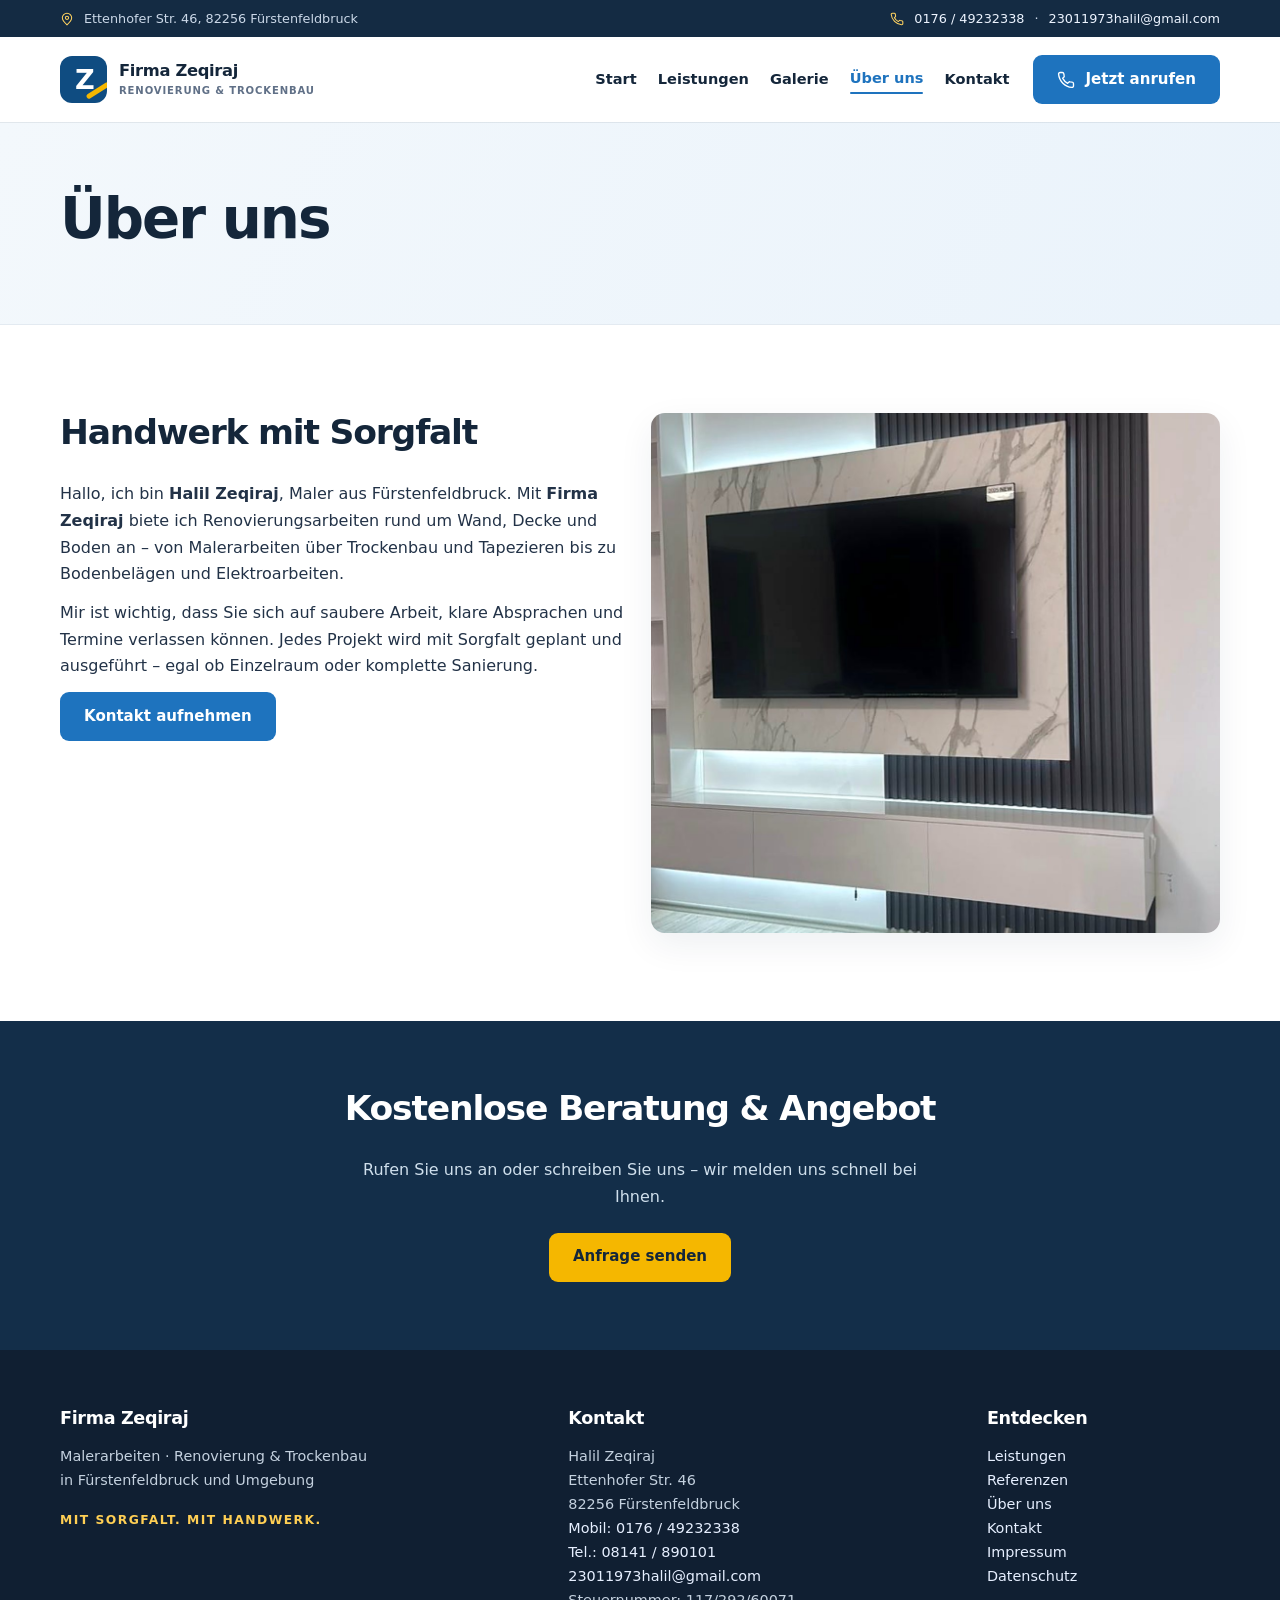
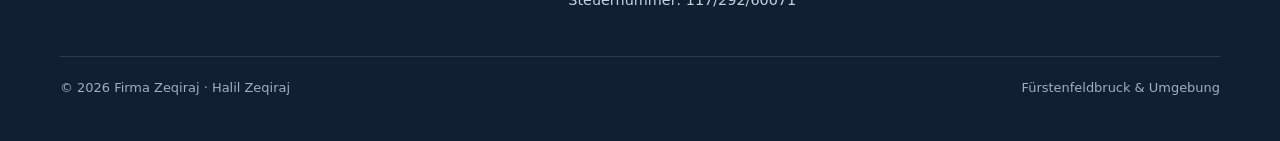
<file: ueber-uns.html>
<!DOCTYPE html>
<html lang="de">
<head>
<meta charset="utf-8">
<meta name="viewport" content="width=device-width, initial-scale=1">
<title>Über uns – Halil Zeqiraj, Maler | Firma Zeqiraj</title>
<meta name="description" content="Halil Zeqiraj ist Maler und Renovierungsprofi in Fürstenfeldbruck. Lernen Sie uns kennen.">
<meta name="robots" content="index,follow">
<meta name="theme-color" content="#1e73be">
<link rel="canonical" href="https://buildingservicezeqiraj.de/ueber-uns.html">
<!-- HIER ÄNDERN bei neuer Domain: canonical + og:url + og:image (siehe MAINTENANCE.md) -->
<meta property="og:type" content="website">
<meta property="og:locale" content="de_DE">
<meta property="og:title" content="Über uns – Halil Zeqiraj, Maler | Firma Zeqiraj">
<meta property="og:description" content="Halil Zeqiraj ist Maler und Renovierungsprofi in Fürstenfeldbruck. Lernen Sie uns kennen.">
<meta property="og:url" content="https://buildingservicezeqiraj.de/ueber-uns.html">
<meta property="og:image" content="https://buildingservicezeqiraj.de/images/tv-wand-marmor.jpg">
<link rel="icon" href="data:image/svg+xml,%3Csvg xmlns='http://www.w3.org/2000/svg' viewBox='0 0 100 100'%3E%3Crect width='100' height='100' rx='20' fill='%231e73be'/%3E%3Ctext x='50' y='66' font-size='52' text-anchor='middle' fill='white' font-family='Arial' font-weight='bold'%3EZ%3C/text%3E%3C/svg%3E">
<link rel="stylesheet" href="style.css">
</head>
<body data-page="about">
<div id="site-header"></div>
<main id="main">
<section class="page-hero"><div class="container"><h1>Über uns</h1></div></section>
<section><div class="container"><div class="grid g2">
<div><h2>Handwerk mit Sorgfalt</h2>
<p>Hallo, ich bin <strong>Halil Zeqiraj</strong>, Maler aus Fürstenfeldbruck. Mit <strong>Firma Zeqiraj</strong> biete ich Renovierungsarbeiten rund um Wand, Decke und Boden an – von Malerarbeiten über Trockenbau und Tapezieren bis zu Bodenbelägen und Elektroarbeiten.</p>
<p style="margin-top:12px">Mir ist wichtig, dass Sie sich auf saubere Arbeit, klare Absprachen und Termine verlassen können. Jedes Projekt wird mit Sorgfalt geplant und ausgeführt – egal ob Einzelraum oder komplette Sanierung.</p>
<p style="margin-top:12px"><a class="btn" href="kontakt.html">Kontakt aufnehmen</a></p></div>
<img src="images/tv-wand-marmor.jpg" alt="Referenz: TV-Wand mit Marmor-Optik" loading="lazy" style="border-radius:14px;box-shadow:var(--shadow);max-height:520px;object-fit:cover;width:100%">
</div></div></section>
<section class="cta"><div class="container">
<h2>Kostenlose Beratung &amp; Angebot</h2>
<p style="margin-bottom:22px">Rufen Sie uns an oder schreiben Sie uns – wir melden uns schnell bei Ihnen.</p>
<a class="btn accent" href="kontakt.html">Anfrage senden</a>
</div></section>
</main>
<div id="site-footer"></div>
<script src="config.js"></script>
<script src="main.js"></script>
</body>
</html>
</file>
<file: style.css>
/* ================================================================
   BUILDING SERVICE ZEQIRAJ – Designversion 2
   HIER ÄNDERN: Hauptfarben stehen in config.js unter "colors".
   Diese Datei steuert die Abstände, Schriftgrößen und Darstellung.
   ================================================================ */
:root {
  --primary:#1e73be; --primary-dark:#0f4c81; --accent:#f5b700;
  --dark:#14263a; --light:#f4f8fc;
  --text:#223247; --muted:#607087; --border:#e3eaf1;
  --radius:16px; --shadow:0 12px 35px rgba(16,42,66,.07);
  --container:1160px;
}
*,*::before,*::after{box-sizing:border-box}
html{scroll-behavior:smooth;scroll-padding-top:90px}
body{margin:0;background:#fff;color:var(--text);font-family:system-ui,-apple-system,BlinkMacSystemFont,"Segoe UI",Arial,sans-serif;line-height:1.67;-webkit-font-smoothing:antialiased}
body.lightbox-active{overflow:hidden}
img,svg{max-width:100%}img{display:block}
a{color:var(--primary);text-decoration:none}a:hover{text-decoration:none}
button,input,textarea{font:inherit}
button{cursor:pointer}
:focus-visible{outline:3px solid var(--accent);outline-offset:3px}
.container{width:min(var(--container),calc(100% - 48px));margin-inline:auto}
h1,h2,h3,p{margin-top:0}
h1,h2,h3{color:var(--dark);letter-spacing:-.035em;line-height:1.15}
h1{font-size:clamp(2.25rem,4.4vw,4.15rem);font-weight:800}
h2{font-size:clamp(1.85rem,2.7vw,2.7rem);font-weight:800}
h3{font-size:1.18rem;font-weight:750}
p{margin-bottom:0}
section{padding:88px 0}
.section-sub{color:var(--muted);max-width:660px;font-size:1.04rem;line-height:1.7;margin:12px 0 0}
.section-head{display:flex;align-items:end;justify-content:space-between;gap:24px;margin-bottom:33px}
.section-head .section-sub{margin-top:10px}
.eyebrow{display:inline-flex;align-items:center;gap:9px;color:var(--primary-dark);font-size:.78rem;letter-spacing:.13em;text-transform:uppercase;font-weight:800;margin-bottom:14px}
.eyebrow::before{content:"";width:22px;height:3px;background:var(--accent);border-radius:3px}
.bg-light{background:#f5f8fb}
.muted{color:var(--muted)}
.skip{position:absolute;top:-100px;left:12px;background:#fff;padding:12px 18px;z-index:300;border-radius:8px}.skip:focus{top:12px}
.icon-svg{width:22px;height:22px;display:inline-block;flex:none;stroke:currentColor;fill:none;stroke-width:1.8;stroke-linecap:round;stroke-linejoin:round;vertical-align:middle}

/* Header – übersichtlich, auch auf dem Handy */
.topbar{background:#142b43;color:#cbd8e8;font-size:.80rem;line-height:1.4}
.topbar .container{display:flex;align-items:center;justify-content:space-between;gap:20px;min-height:37px}
.topbar a{color:#edf4ff}.topbar-info,.topbar-contact{display:flex;gap:10px;align-items:center}.topbar .icon-svg{width:14px;height:14px;color:#ffd260}
#site-header{position:sticky;top:-37px;z-index:90}
header.site{position:relative;z-index:1;background:rgba(255,255,255,.97);box-shadow:0 1px 0 rgba(16,37,57,.08);backdrop-filter:blur(14px)}
header.site .container{min-height:85px;display:flex;align-items:center;justify-content:space-between;gap:24px}
.logo{display:flex;align-items:center;gap:12px;min-width:0;color:var(--dark);flex-shrink:0}.logo:hover{color:var(--dark)}
.logo .mark{height:47px;width:47px;display:grid;place-items:center;background:var(--primary-dark);color:#fff;border-radius:12px;position:relative;font-weight:900;font-size:1.7rem;letter-spacing:-.1em;overflow:hidden}
.logo .mark::after{content:"";width:26px;height:5px;position:absolute;right:-4px;bottom:10px;transform:rotate(-32deg);background:var(--accent);border-radius:5px}
.logo-text{display:flex;flex-direction:column;line-height:1.1;gap:5px}.logo-title{font-size:1.02rem;letter-spacing:-.02em;font-weight:850;white-space:nowrap}.logo-sub{font-size:.63rem;letter-spacing:.085em;color:var(--muted);font-weight:750;text-transform:uppercase}
nav ul{display:flex;align-items:center;gap:clamp(12px,1.65vw,28px);list-style:none;margin:0;padding:0}
nav a{color:var(--dark);font-size:.91rem;font-weight:650;white-space:nowrap;padding:10px 0;transition:color .2s}
nav a:hover,nav a.active{color:var(--primary)}
nav a.active:not(.btn)::after{content:"";display:block;height:2px;background:var(--primary);border-radius:3px;margin-top:1px}
nav .nav-action{margin-left:3px}
.btn{display:inline-flex;align-items:center;justify-content:center;gap:10px;background:var(--primary);color:#fff!important;padding:13px 23px;min-height:49px;border-radius:9px;font-size:.94rem;font-weight:750;line-height:1.3;border:1.5px solid transparent;transition:background .2s,transform .2s,box-shadow .2s;cursor:pointer;white-space:normal;text-align:center}
.btn:hover{background:var(--primary-dark);transform:translateY(-2px);box-shadow:0 8px 18px rgba(15,76,129,.15)}
.btn.accent{background:var(--accent);color:var(--dark)!important}.btn.accent:hover{background:#ffcb31}
.btn.ghost{background:transparent;color:#fff!important;border-color:rgba(255,255,255,.5)}.btn.ghost:hover{background:rgba(255,255,255,.12)}
.btn.outline{background:#fff;color:var(--primary-dark)!important;border-color:var(--border)}.btn.outline:hover{border-color:var(--primary);background:#f3f8ff}
.btn .icon-svg{width:18px;height:18px}
.burger{display:none;border:1px solid var(--border);background:#f6f9fc;border-radius:10px;width:44px;height:44px;align-items:center;justify-content:center;color:var(--dark)}.burger .icon-svg{width:23px;height:23px}

/* Hero – echte Projektfotos statt dunklem Hintergrundbild */
.hero{background:linear-gradient(115deg,#132d49 0%,#16456e 76%,#1d5681 100%);color:#fff;padding:78px 0 84px;position:relative;overflow:hidden}
.hero::before{content:"";position:absolute;width:550px;height:550px;border-radius:50%;border:1px solid rgba(255,255,255,.07);left:-350px;top:-390px}
.hero-grid{display:grid;grid-template-columns:minmax(0,1fr) minmax(0,.96fr);align-items:center;gap:clamp(35px,5.3vw,86px)}
.hero-copy{position:relative;z-index:1}
.hero .eyebrow{color:#cbdff4;margin-bottom:23px}.hero .eyebrow::before{background:var(--accent)}
.hero h1{color:#fff;max-width:660px;line-height:1.08;font-size:clamp(2.3rem,4.4vw,4.15rem);margin-bottom:22px}
.hero h1 .gold{color:#ffd05c}
.hero p{font-size:clamp(1rem,1.22vw,1.13rem);max-width:525px;color:#d7e6f6;line-height:1.76;margin-bottom:29px}
.hero .actions{display:flex;flex-wrap:wrap;gap:12px}
.hero-trust{display:flex;align-items:center;gap:13px;margin-top:33px;color:#d6e4ef;font-size:.87rem;line-height:1.5}
.hero-trust .icon-svg{color:#ffe08c;width:19px;height:19px}
.hero-visual{position:relative;min-width:0}
.hero-photo{height:clamp(410px,41vw,545px);width:100%;object-fit:cover;object-position:center 34%;border-radius:16px;box-shadow:0 28px 60px rgba(0,0,0,.20);background:#d9e0e5}
.hero-visual::before{content:"";position:absolute;z-index:0;inset:24px -17px -19px 22px;border:2px solid rgba(255,255,255,.22);border-radius:17px}
.hero-photo{position:relative;z-index:1}
.photo-label{z-index:3;position:absolute;left:-22px;bottom:25px;background:#fff;box-shadow:0 12px 35px rgba(0,0,0,.14);display:flex;align-items:center;gap:12px;padding:13px 17px;border-radius:11px;color:var(--dark);max-width:280px}
.photo-label-icon{background:#f2f7fc;display:grid;place-items:center;border-radius:9px;height:42px;width:42px;color:var(--primary);flex:none}.photo-label-icon .icon-svg{width:22px;height:22px}
.photo-label strong{display:block;font-size:.87rem;line-height:1.3}.photo-label small{display:block;color:var(--muted);font-size:.75rem;margin-top:2px}
.trust-band{background:#fff;border-bottom:1px solid var(--border);padding:19px 0}
.trust-band .container{display:grid;grid-template-columns:repeat(3,minmax(0,1fr));gap:18px}
.trust-item{display:flex;align-items:center;justify-content:center;gap:10px;color:var(--dark);font-size:.87rem;font-weight:670}
.trust-item .icon-svg{color:var(--primary);width:20px;height:20px}
.page-hero{background:linear-gradient(116deg,#f3f8fc 0%,#eaf3fb 100%);border-bottom:1px solid var(--border);padding:65px 0 62px}
.page-hero h1{max-width:840px;margin-bottom:10px}.page-hero .section-sub{margin:0}

/* Service-Karten: einheitliche Vektor-Icons, keine Emojis */
.grid{display:grid;gap:22px;min-width:0}
.g3{grid-template-columns:repeat(3,minmax(0,1fr))}
.g2{grid-template-columns:repeat(2,minmax(0,1fr))}
.g4{grid-template-columns:repeat(4,minmax(0,1fr))}
.card{background:#fff;border:1px solid var(--border);border-radius:var(--radius);padding:28px 27px 27px;box-shadow:0 6px 22px rgba(22,44,66,.035);min-width:0;transition:box-shadow .22s,transform .22s,border-color .22s}
.card:hover{transform:translateY(-4px);box-shadow:var(--shadow);border-color:#c8daec}
.card .icon{width:53px;height:53px;border-radius:13px;display:grid;place-items:center;background:#eaf4fd;color:var(--primary-dark);margin-bottom:23px}
.card .icon .icon-svg{width:27px;height:27px;stroke-width:1.7}
.card h3{margin:0 0 11px;font-size:1.09rem}.card p{color:var(--muted);font-size:.92rem;line-height:1.66}
.text-link{font-weight:750;display:inline-flex;gap:10px;align-items:center}.text-link .icon-svg{width:17px;height:17px;transition:transform .2s}.text-link:hover .icon-svg{transform:translateX(4px)}
.section-bottom{margin-top:29px}

/* Referenzen / Galerie */
.gallery{display:grid;grid-template-columns:repeat(3,minmax(0,1fr));gap:20px}
.gallery figure{position:relative;margin:0;aspect-ratio:4/4.15;overflow:hidden;border-radius:14px;box-shadow:0 5px 20px rgba(12,42,64,.08);background:#e4edf5;cursor:zoom-in;isolation:isolate}
.gallery figure::after{content:"";position:absolute;inset:40% 0 0;background:linear-gradient(transparent,rgba(8,26,44,.82));pointer-events:none;transition:opacity .2s}
.gallery img{width:100%;height:100%;object-fit:cover;object-position:center 43%;transition:transform .38s;display:block}
.gallery figure:hover img,.gallery figure:focus-visible img{transform:scale(1.055)}
.gallery figcaption{position:absolute;z-index:2;bottom:0;left:0;right:0;color:#fff;padding:30px 22px 20px;line-height:1.3;font-size:1.01rem;font-weight:750}
.gallery .gallery-tag{display:block;color:#bcd6ed;text-transform:uppercase;letter-spacing:.09em;font-size:.69rem;margin-bottom:5px}
.gallery figure:focus-visible{outline:3px solid var(--accent);outline-offset:3px}
.filters{display:flex;gap:9px;overflow-x:auto;flex-wrap:nowrap;padding:3px 1px 13px;margin:0 0 22px;scrollbar-width:thin;scrollbar-color:#b7c8d9 transparent}
.filters button{flex:none;background:#fff;border:1px solid #cfdfed;border-radius:8px;padding:9px 16px;color:var(--primary-dark);font-weight:700;font-size:.88rem;white-space:nowrap}
.filters button.on,.filters button:hover{background:var(--primary-dark);border-color:var(--primary-dark);color:#fff}
.lightbox{position:fixed;inset:0;background:rgba(7,18,30,.95);z-index:220;display:none;align-items:center;justify-content:center;flex-direction:column;padding:28px 68px 48px}
.lightbox.open{display:flex}.lightbox img{max-width:100%;width:auto;height:auto;max-height:77vh;object-fit:contain;border-radius:5px}.lightbox p{color:#f7f9fb;text-align:center;margin-top:13px;font-size:.95rem}
.lightbox button{border:0;background:rgba(255,255,255,.13);color:#fff;width:46px;height:46px;border-radius:50%;font-size:2rem;line-height:1;position:absolute;display:grid;place-items:center}
.lightbox button:hover{background:rgba(255,255,255,.3)}.lb-close{right:21px;top:21px}.lb-prev{left:15px;top:50%}.lb-next{right:15px;top:50%}

/* Warum wir: 4 gleich große Elemente */
.usp{padding:25px 22px;border:1px solid var(--border);border-radius:var(--radius);background:#fff;min-width:0}
.usp .dot{display:grid;place-items:center;width:43px;height:43px;margin-bottom:20px;background:#eaf4fd;color:var(--primary-dark);font-weight:850;border-radius:10px;font-size:.84rem}
.usp h3{font-size:1.07rem;margin:0 0 10px}.usp p{color:var(--muted);font-size:.9rem;line-height:1.65}
.usp .icon-svg{width:21px;height:21px}
/* Ablauf auf Leistungsseite */
.steps .usp{background:#f7fafd}

/* Kontakt */
.contact-list{list-style:none;display:grid;gap:14px;margin:16px 0 24px;padding:0;overflow-wrap:anywhere}
.contact-list li{padding:8px 0;border-bottom:1px solid var(--border)}
form{display:grid;gap:16px;min-width:0}
label{display:block;font-size:.9rem;font-weight:700;margin-bottom:6px}
input,textarea{width:100%;min-width:0;max-width:100%;padding:13px 14px;border:1.5px solid #ccd8e5;border-radius:10px;background:#fff;color:var(--dark);font:inherit}
input:focus,textarea:focus{outline:3px solid rgba(30,115,190,.2);border-color:var(--primary)}
.check{display:flex;align-items:flex-start;gap:10px;font-weight:450;font-size:.88rem;line-height:1.5}.check input{width:auto;flex:none;margin-top:5px}
.hp{position:absolute;left:-9999px}.map{border:0;display:block;width:100%;height:360px;border-radius:var(--radius);margin-top:24px}
.map-consent{margin-top:24px;min-height:305px;padding:28px 23px;border:1px solid var(--border);border-radius:var(--radius);background:linear-gradient(135deg,#f3f8fd,#e5f1f8);display:flex;justify-content:center;align-items:center;flex-direction:column;gap:13px;text-align:center}.map-consent strong{font-size:1.05rem;color:var(--dark)}.map-consent p{color:var(--muted);max-width:360px;font-size:.9rem}.map-consent-icon{height:54px;width:54px;border-radius:15px;display:grid;place-items:center;background:#dbeafa;color:var(--primary)}.map-consent-icon .icon-svg{height:28px;width:28px}
.cta{background:#132e49;color:#fff;padding:68px 0;text-align:center}.cta h2{color:#fff}.cta p{color:#cfdfec;margin:0 auto 24px;max-width:600px}
.legal-text{overflow-wrap:anywhere}.legal-text h2{font-size:1.45rem;margin-top:32px}.legal-text p,.legal-text ul{margin-bottom:14px}.legal-text ul{padding-left:22px}

/* Footer */
footer.site{background:#101f32;color:#c4d1df;padding:58px 0 42px;font-size:.9rem;overflow-wrap:anywhere}
footer.site .cols{display:grid;grid-template-columns:1.25fr 1fr .65fr;gap:60px}
footer.site h3{color:#fff;font-size:1.1rem;letter-spacing:-.02em;margin:0 0 16px}
footer.site a{color:#e6efff}footer.site a:hover{color:#fff;text-decoration:underline}
.footer-tagline{max-width:310px}.footer-badge{font-size:.77rem;text-transform:uppercase;letter-spacing:.12em;color:#ffcf54;margin:18px 0 8px;font-weight:750}
.legal{margin-top:44px;border-top:1px solid rgba(255,255,255,.12);padding-top:20px;color:#9eafc0;font-size:.81rem;display:flex;justify-content:space-between;gap:15px;flex-wrap:wrap}
/* Schwebende Kontaktleiste nur auf Mobilgeräten */
.float{display:none}

@media(max-width:1090px){
  header.site .container{gap:12px}
  nav ul{gap:12px}
  nav a{font-size:.86rem}
  .logo-title{font-size:.91rem}
  .logo .mark{height:43px;width:43px}
  .btn{padding:12px 17px}
  .hero-grid{gap:38px}
}
@media(max-width:930px){
  .g4{grid-template-columns:repeat(2,minmax(0,1fr))}
  .hero-grid{grid-template-columns:minmax(0,1fr) minmax(0,.9fr);gap:30px}
  .hero-photo{height:440px}
  .hero h1{font-size:clamp(2.1rem,4.5vw,3.2rem)}
  .photo-label{left:-8px;bottom:14px}
  footer.site .cols{gap:25px}
}
@media(max-width:820px){
  html{scroll-padding-top:75px}
  .container{width:min(var(--container),calc(100% - 36px))}
  .topbar{display:none}
  #site-header{top:0}
  header.site .container{min-height:68px}
  .logo .mark{width:42px;height:42px}
  .logo-title{font-size:.97rem}.logo-sub{font-size:.58rem}
  .burger{display:flex;flex:none}
  nav{position:absolute;top:100%;left:0;right:0;background:#fff;border-top:1px solid var(--border);box-shadow:0 14px 30px rgba(14,33,54,.12);display:none}
  nav.open{display:block}
  nav ul{width:min(var(--container),calc(100% - 36px));margin:auto;padding:10px 0 18px;display:flex;flex-direction:column;gap:0;align-items:stretch}
  nav a{padding:13px 8px;display:block;font-size:1rem}
  nav a.active:not(.btn)::after{display:none}
  nav .nav-action{margin:7px 0 0}
  nav .nav-action .btn{justify-content:center}
  section{padding:65px 0}
  .hero{padding:52px 0 60px}
  .hero-grid{grid-template-columns:1fr;gap:40px}
  .hero-copy{max-width:680px}
  .hero h1{font-size:clamp(2.35rem,6vw,3.35rem);max-width:690px}
  .hero-photo{height:420px;object-position:center 34%}
  .photo-label{left:13px;bottom:17px}
  .g3{grid-template-columns:repeat(2,minmax(0,1fr))}
  .gallery{grid-template-columns:repeat(2,minmax(0,1fr))}
  .trust-band .container{grid-template-columns:repeat(3,minmax(0,1fr))}
  .trust-item{font-size:.79rem;gap:6px}
  body{padding-bottom:76px}
  .float{display:grid;position:fixed;left:0;right:0;bottom:0;z-index:95;background:rgba(255,255,255,.96);padding:10px max(18px,env(safe-area-inset-right)) calc(10px + env(safe-area-inset-bottom));box-shadow:0 -7px 26px rgba(19,43,64,.14);grid-template-columns:1fr 1fr;gap:10px;backdrop-filter:blur(16px)}
  .float a{display:inline-flex;align-items:center;justify-content:center;gap:9px;text-align:center;font-weight:750;font-size:.9rem;padding:10px 13px;min-height:48px;border-radius:9px}
  .float .call{background:var(--primary);color:#fff}.float .wa{background:#e8f8ef;color:#14643a;border:1px solid #cbeedb}.float .icon-svg{width:19px;height:19px}
}
@media(max-width:600px){
  .container{width:calc(100% - 36px)}
  h1{font-size:2.4rem}h2{font-size:clamp(1.85rem,6vw,2.25rem)}
  section{padding:60px 0}
  .hero{padding:47px 0 59px}
  .hero .eyebrow{margin-bottom:17px}
  .hero h1{font-size:clamp(2.2rem,9.7vw,3.1rem);line-height:1.12;margin-bottom:17px}
  .hero p{font-size:1.02rem;line-height:1.7}
  .hero .actions{flex-direction:column;align-items:stretch;gap:10px}
  .hero .actions .btn{width:100%}
  .hero-trust{font-size:.80rem;margin-top:22px}
  .hero-grid{gap:32px}
  .hero-photo{height:335px;object-position:center 32%;border-radius:13px}
  .hero-visual::before{inset:12px -7px -10px 13px}
  .photo-label{left:12px;bottom:12px;padding:10px 12px;max-width:255px}.photo-label-icon{height:37px;width:37px}
  .trust-band{padding:17px 0}.trust-band .container{display:grid;grid-template-columns:1fr;gap:13px}
  .trust-item{justify-content:flex-start;font-size:.88rem}
  .section-head{align-items:start;flex-direction:column;gap:19px;margin-bottom:26px}
  .section-head .btn{width:auto}
  .g3,.g2,.g4{grid-template-columns:1fr;gap:14px}
  .card{padding:24px 22px}.card .icon{width:49px;height:49px;margin-bottom:17px}
  .gallery{grid-template-columns:repeat(2,minmax(0,1fr));gap:10px}
  .gallery figure{aspect-ratio:4/5;border-radius:10px}
  .gallery figcaption{font-size:.79rem;padding:20px 11px 13px}
  .gallery .gallery-tag{font-size:.61rem}
  .usp{padding:22px}.usp .dot{margin-bottom:13px}
  .page-hero{padding:48px 0}
  .lightbox{padding:28px 45px 48px}.lightbox img{max-height:76vh}.lightbox button{width:37px;height:37px}.lb-close{top:12px;right:12px}.lb-prev{left:5px}.lb-next{right:5px}
  footer.site{padding:45px 0 35px}
  footer.site .cols{grid-template-columns:1fr;gap:30px}
  .legal{margin-top:28px}
}
@media(max-width:360px){
  .logo-title{font-size:.81rem}.logo-sub{font-size:.52rem}.logo .mark{height:38px;width:38px;font-size:1.45rem}.logo{gap:8px}
  .hero h1{font-size:2.11rem}
  .gallery{grid-template-columns:1fr 1fr;gap:8px}
  .gallery figcaption{font-size:.7rem;padding:20px 8px 11px}
  .float a{font-size:.8rem;padding:9px 7px}
}
@media(prefers-reduced-motion:reduce){*,*::before,*::after{scroll-behavior:auto!important;transition:none!important}}
</file>
